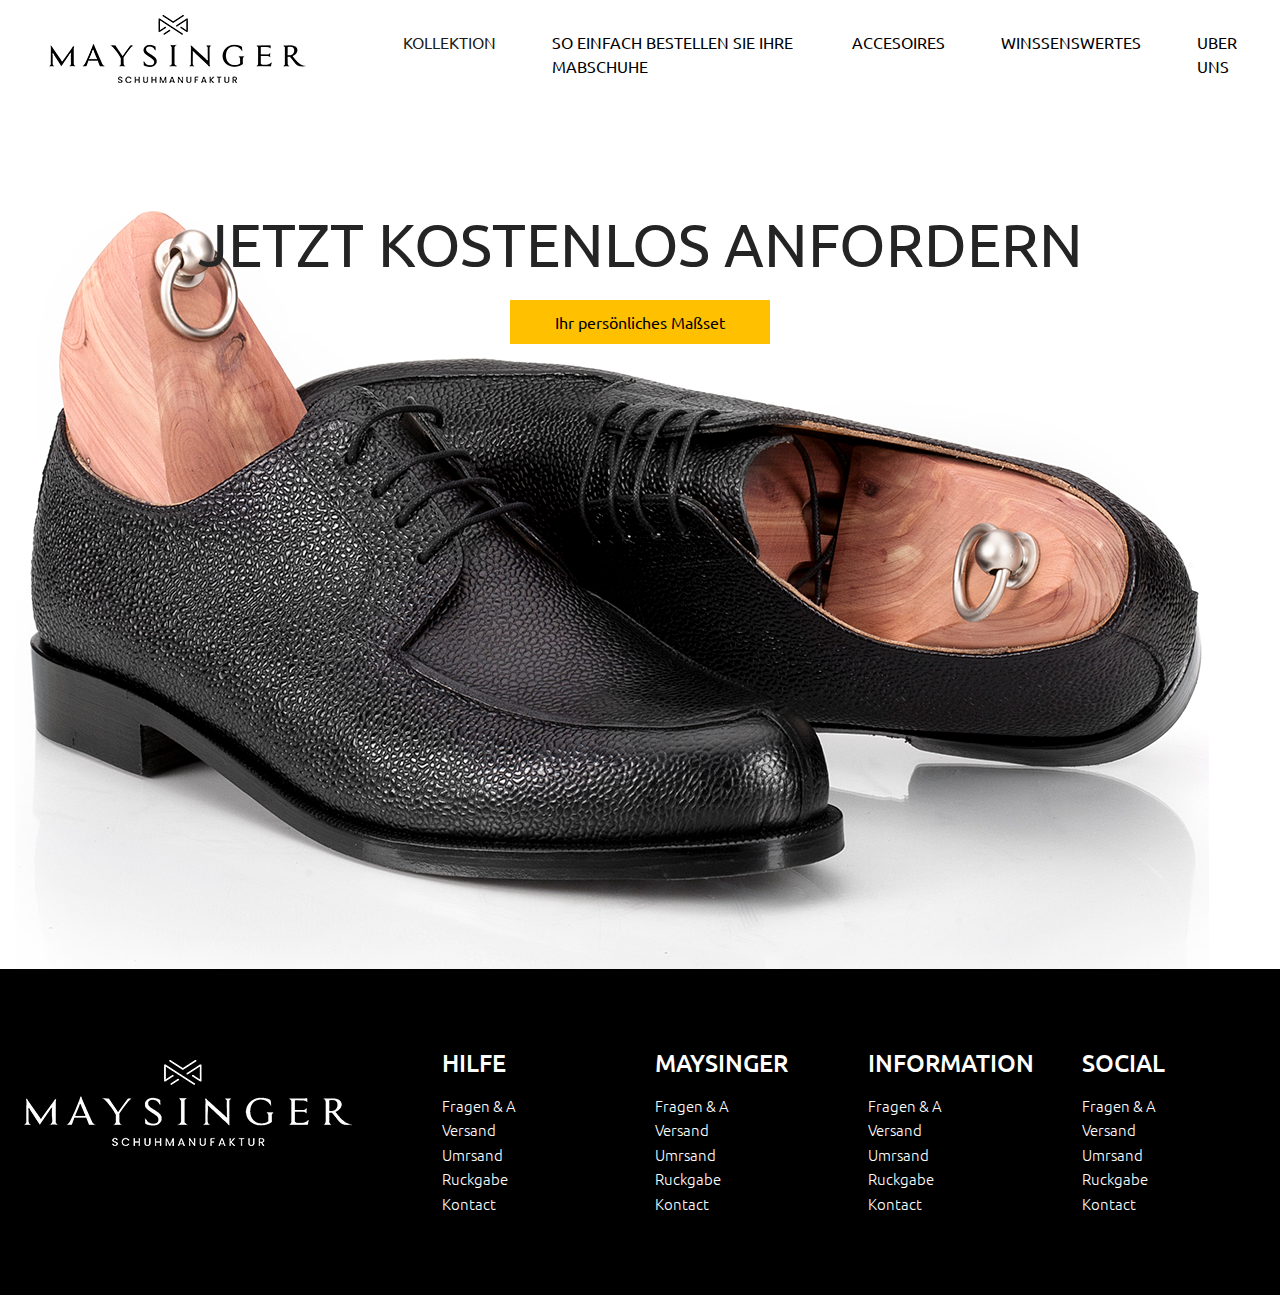
<file: index.html>
<!doctype html>
<html lang="en">
<head>
	<!-- Required meta tags -->
	<meta charset="utf-8">
	<meta name="viewport" content="width=device-width, initial-scale=1, shrink-to-fit=no">
	<link rel="icon" href="images/logo.png">
	<title>Maysinger Website</title>

	<!-- Icon CSS -->
	<link rel="stylesheet" href="asset/css/all.css">
	<!-- Bootstrap CSS -->
	<link rel="stylesheet" href="asset/css/bootstrap.min.css">
	 <link rel="stylesheet" href="asset/css/animate.css">
	 <link rel="stylesheet" href="asset/css/aos.css">
	<!--  CSS -->
	<link rel="stylesheet" href="asset/css/style.css">
	<link rel="stylesheet" href="asset/css/responsive.css">

</head>
<body>

<div class="menu">
	<div class="container">
		<nav class="navbar navbar-expand-lg navbar-light">
		<a class="navbar-brand" href="#"><img src="images/logo.png"></a>
			<button class="navbar-toggler" type="button" data-toggle="collapse" data-target="#navbarSupportedContent" aria-controls="navbarSupportedContent" aria-expanded="false" aria-label="Toggle navigation">
			<span class="navbar-toggler-icon"></span>
		</button>
		<div class="collapse navbar-collapse" id="navbarSupportedContent">
			<ul class="navbar-nav mr-auto">
				<li class="nav-item active">
					<a class="nav-link" href="#">Kollektion</a>
				</li>
				<li class="nav-item">
					<a class="nav-link" href="#">So Einfach Bestellen Sie Ihre Mabschuhe</a>
				</li>
				<li class="nav-item">
					<a class="nav-link" href="#">Accesoires</a>
				</li>
				<li class="nav-item">
					<a class="nav-link" href="#">Winssenswertes</a>
				</li>
				<li class="nav-item">
					<a class="nav-link" href="#">Uber Uns</a>
				</li>
			</ul>
		</div>
		</nav>
	</div>
</div>
<header class="header">
	<div class="container">
		<div class="row">
			<div class="col-md-12">
				<div class="header-text text-center">
					<h1>Jetzt Kostenlos Anfordern</h1>
					<a href="single-product.html" class="btn btn-primary shoes-btn">Ihr persönliches Maßset</a>
				</div>
			</div>
		</div>
		<a href="single-product.html"><img src="images/shoe-bg.png" alt=""></a>	
	</div>
</header>


<footer class="footer">
	<div class="container">
		<div class="row">
			<div class="col-md-4">
				<div class="footer-logo">
					<a href=""><img src="images/black-logo.png"></a>
				</div>
			</div>
			<div class="col-md-2">
				<div class="footer-link">
					<h3>Hilfe</h3>
					<ul>
						<li><a href="">Fragen & A</a></li>
						<li><a href="">Versand</a></li>
						<li><a href="">Umrsand</a></li>
						<li><a href="">Ruckgabe</a></li>
						<li><a href="">Kontact</a></li>
					</ul>
				</div>
			</div>
			<!-- end col-md-2 -->
			<div class="col-md-2">
				<div class="footer-link">
					<h3>Maysinger</h3>
					<ul>
						<li><a href="">Fragen & A</a></li>
						<li><a href="">Versand</a></li>
						<li><a href="">Umrsand</a></li>
						<li><a href="">Ruckgabe</a></li>
						<li><a href="">Kontact</a></li>
					</ul>
				</div>
			</div>
			<!-- end col-md-2 -->
			<div class="col-md-2">
				<div class="footer-link">
					<h3>Information</h3>
					<ul>
						<li><a href="">Fragen & A</a></li>
						<li><a href="">Versand</a></li>
						<li><a href="">Umrsand</a></li>
						<li><a href="">Ruckgabe</a></li>
						<li><a href="">Kontact</a></li>
					</ul>
				</div>
			</div>
			<!-- end col-md-2 -->
			<div class="col-md-2">
				<div class="footer-link">
					<h3>Social</h3>
					<ul>
						<li><a href="">Fragen & A</a></li>
						<li><a href="">Versand</a></li>
						<li><a href="">Umrsand</a></li>
						<li><a href="">Ruckgabe</a></li>
						<li><a href="">Kontact</a></li>
					</ul>
				</div>
			</div>
			<!-- end col-md-2 -->
		</div>
	</div>
</footer>



 
 




       


	<!-- JavaScripts -->
	<script src="asset/js/jquery.min.js" ></script>
	<script src="asset/js/bootstrap.bundle.min.js"></script> 
	<script src="asset/js/bootstrap.min.js" ></script>
	<script src="asset/js/main.js" ></script>
  	<script src="https://unpkg.com/aos@next/dist/aos.js"></script>
	  <script>
	    AOS.init();
	  </script>
		 
		

</body>
</html>
</file>
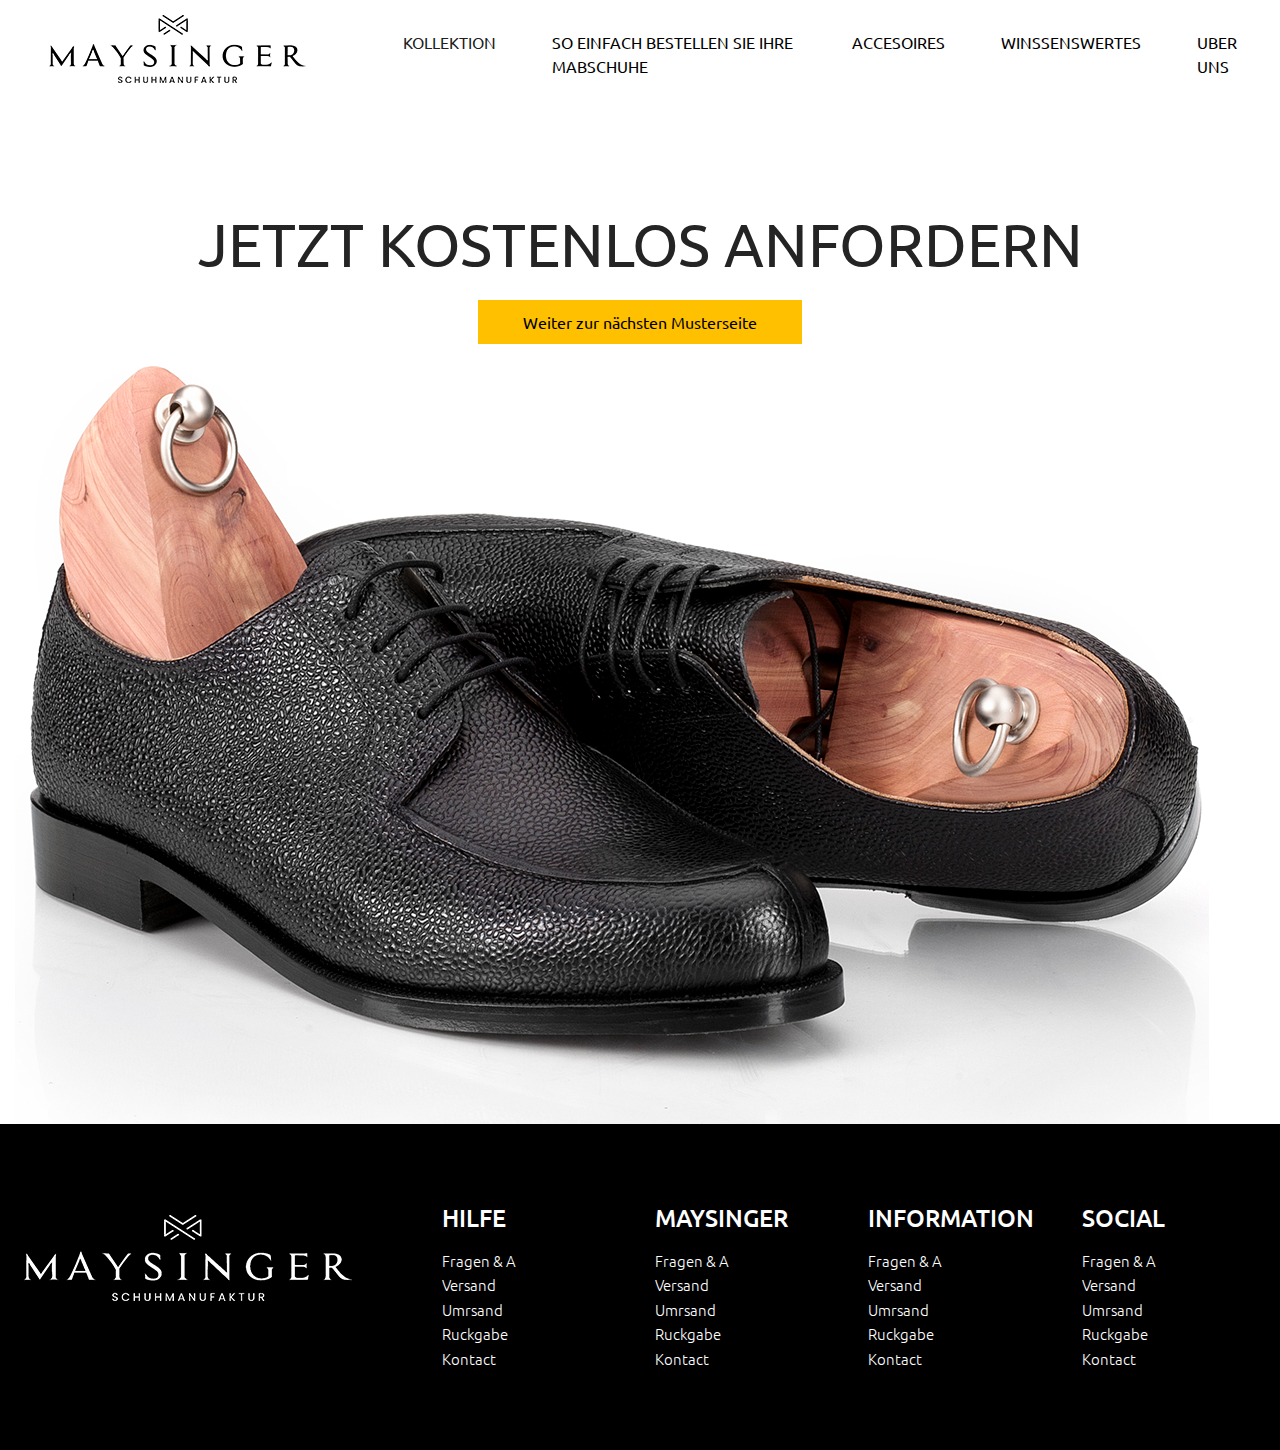
<file: finil/index.html>
<!doctype html>
<html lang="en">
<head>
	<!-- Required meta tags -->
	<meta charset="utf-8">
	<meta name="viewport" content="width=device-width, initial-scale=1, shrink-to-fit=no">
	<link rel="icon" href="images/logo.png">
	<title>Maysinger Website</title>

	<!-- Icon CSS -->
	<link rel="stylesheet" href="asset/css/all.css">
	<!-- Bootstrap CSS -->
	<link rel="stylesheet" href="asset/css/bootstrap.min.css">
	 <link rel="stylesheet" href="asset/css/animate.css">
	 <link rel="stylesheet" href="asset/css/aos.css">
	<!--  CSS -->
	<link rel="stylesheet" href="asset/css/style.css">
	<link rel="stylesheet" href="asset/css/responsive.css">

</head>
<body>

<div class="menu">
	<div class="container">
		<nav class="navbar navbar-expand-lg navbar-light">
		<a class="navbar-brand" href="#"><img src="images/logo.png"></a>
			<button class="navbar-toggler" type="button" data-toggle="collapse" data-target="#navbarSupportedContent" aria-controls="navbarSupportedContent" aria-expanded="false" aria-label="Toggle navigation">
			<span class="navbar-toggler-icon"></span>
		</button>
		<div class="collapse navbar-collapse" id="navbarSupportedContent">
			<ul class="navbar-nav mr-auto">
				<li class="nav-item active">
					<a class="nav-link" href="#">Kollektion</a>
				</li>
				<li class="nav-item">
					<a class="nav-link" href="#">So Einfach Bestellen Sie Ihre Mabschuhe</a>
				</li>
				<li class="nav-item">
					<a class="nav-link" href="#">Accesoires</a>
				</li>
				<li class="nav-item">
					<a class="nav-link" href="#">Winssenswertes</a>
				</li>
				<li class="nav-item">
					<a class="nav-link" href="#">Uber Uns</a>
				</li>
			</ul>
		</div>
		</nav>
	</div>
</div>
<header class="header">
	<div class="container">
		<div class="row">
			<div class="col-md-12">
				<div class="header-text text-center">
					<h1>Jetzt Kostenlos Anfordern</h1>
					<a href="single-product.html" class="btn btn-primary shoes-btn">Weiter zur nächsten Musterseite</a>
				</div>
			</div>
		</div>
		<a href="single-product.html"><img src="images/shoe-bg.png" alt=""></a>	
	</div>
</header>


<footer class="footer">
	<div class="container">
		<div class="row">
			<div class="col-md-4">
				<div class="footer-logo">
					<a href=""><img src="images/black-logo.png"></a>
				</div>
			</div>
			<div class="col-md-2">
				<div class="footer-link">
					<h3>Hilfe</h3>
					<ul>
						<li><a href="">Fragen & A</a></li>
						<li><a href="">Versand</a></li>
						<li><a href="">Umrsand</a></li>
						<li><a href="">Ruckgabe</a></li>
						<li><a href="">Kontact</a></li>
					</ul>
				</div>
			</div>
			<!-- end col-md-2 -->
			<div class="col-md-2">
				<div class="footer-link">
					<h3>Maysinger</h3>
					<ul>
						<li><a href="">Fragen & A</a></li>
						<li><a href="">Versand</a></li>
						<li><a href="">Umrsand</a></li>
						<li><a href="">Ruckgabe</a></li>
						<li><a href="">Kontact</a></li>
					</ul>
				</div>
			</div>
			<!-- end col-md-2 -->
			<div class="col-md-2">
				<div class="footer-link">
					<h3>Information</h3>
					<ul>
						<li><a href="">Fragen & A</a></li>
						<li><a href="">Versand</a></li>
						<li><a href="">Umrsand</a></li>
						<li><a href="">Ruckgabe</a></li>
						<li><a href="">Kontact</a></li>
					</ul>
				</div>
			</div>
			<!-- end col-md-2 -->
			<div class="col-md-2">
				<div class="footer-link">
					<h3>Social</h3>
					<ul>
						<li><a href="">Fragen & A</a></li>
						<li><a href="">Versand</a></li>
						<li><a href="">Umrsand</a></li>
						<li><a href="">Ruckgabe</a></li>
						<li><a href="">Kontact</a></li>
					</ul>
				</div>
			</div>
			<!-- end col-md-2 -->
		</div>
	</div>
</footer>



 
 




       


	<!-- JavaScripts -->
	<script src="asset/js/jquery.min.js" ></script>
	<script src="asset/js/bootstrap.bundle.min.js"></script> 
	<script src="asset/js/bootstrap.min.js" ></script>
	<script src="asset/js/main.js" ></script>
  	<script src="https://unpkg.com/aos@next/dist/aos.js"></script>
	  <script>
	    AOS.init();
	  </script>
		 
		

</body>
</html>
</file>
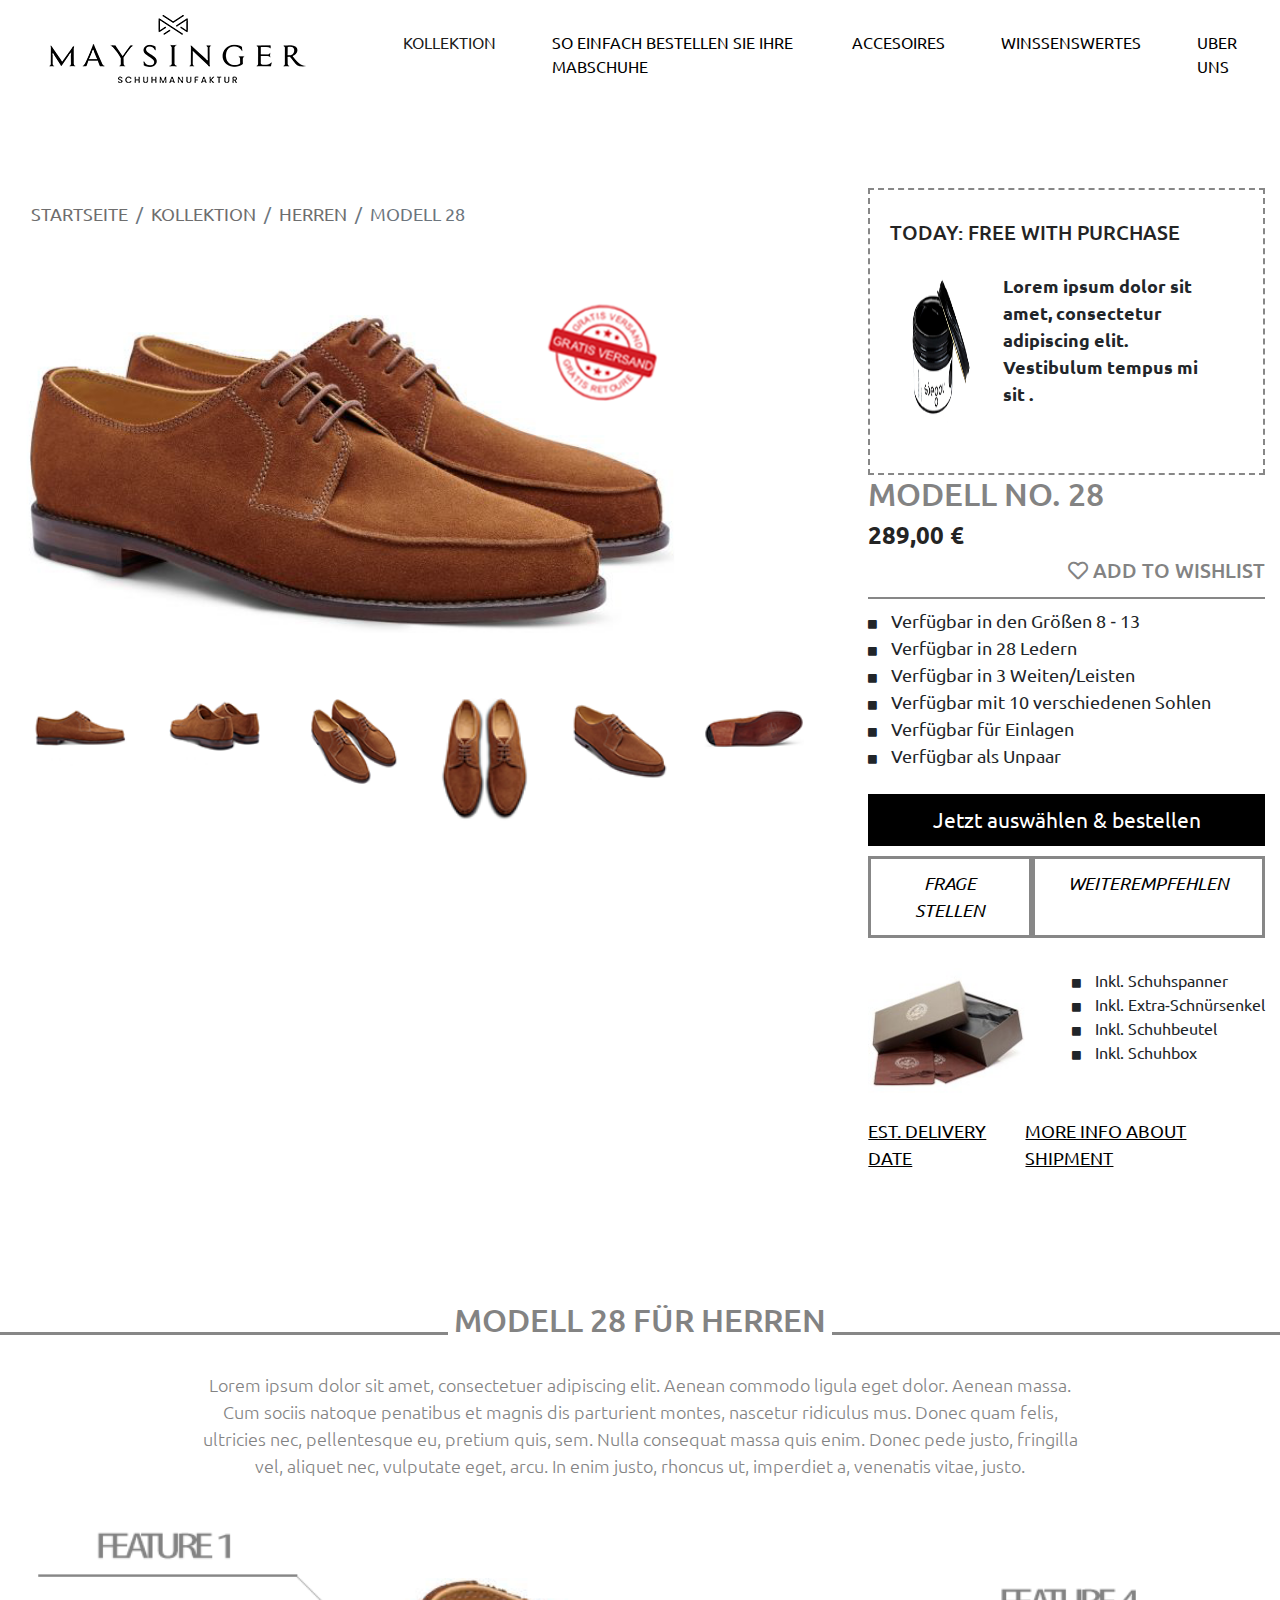
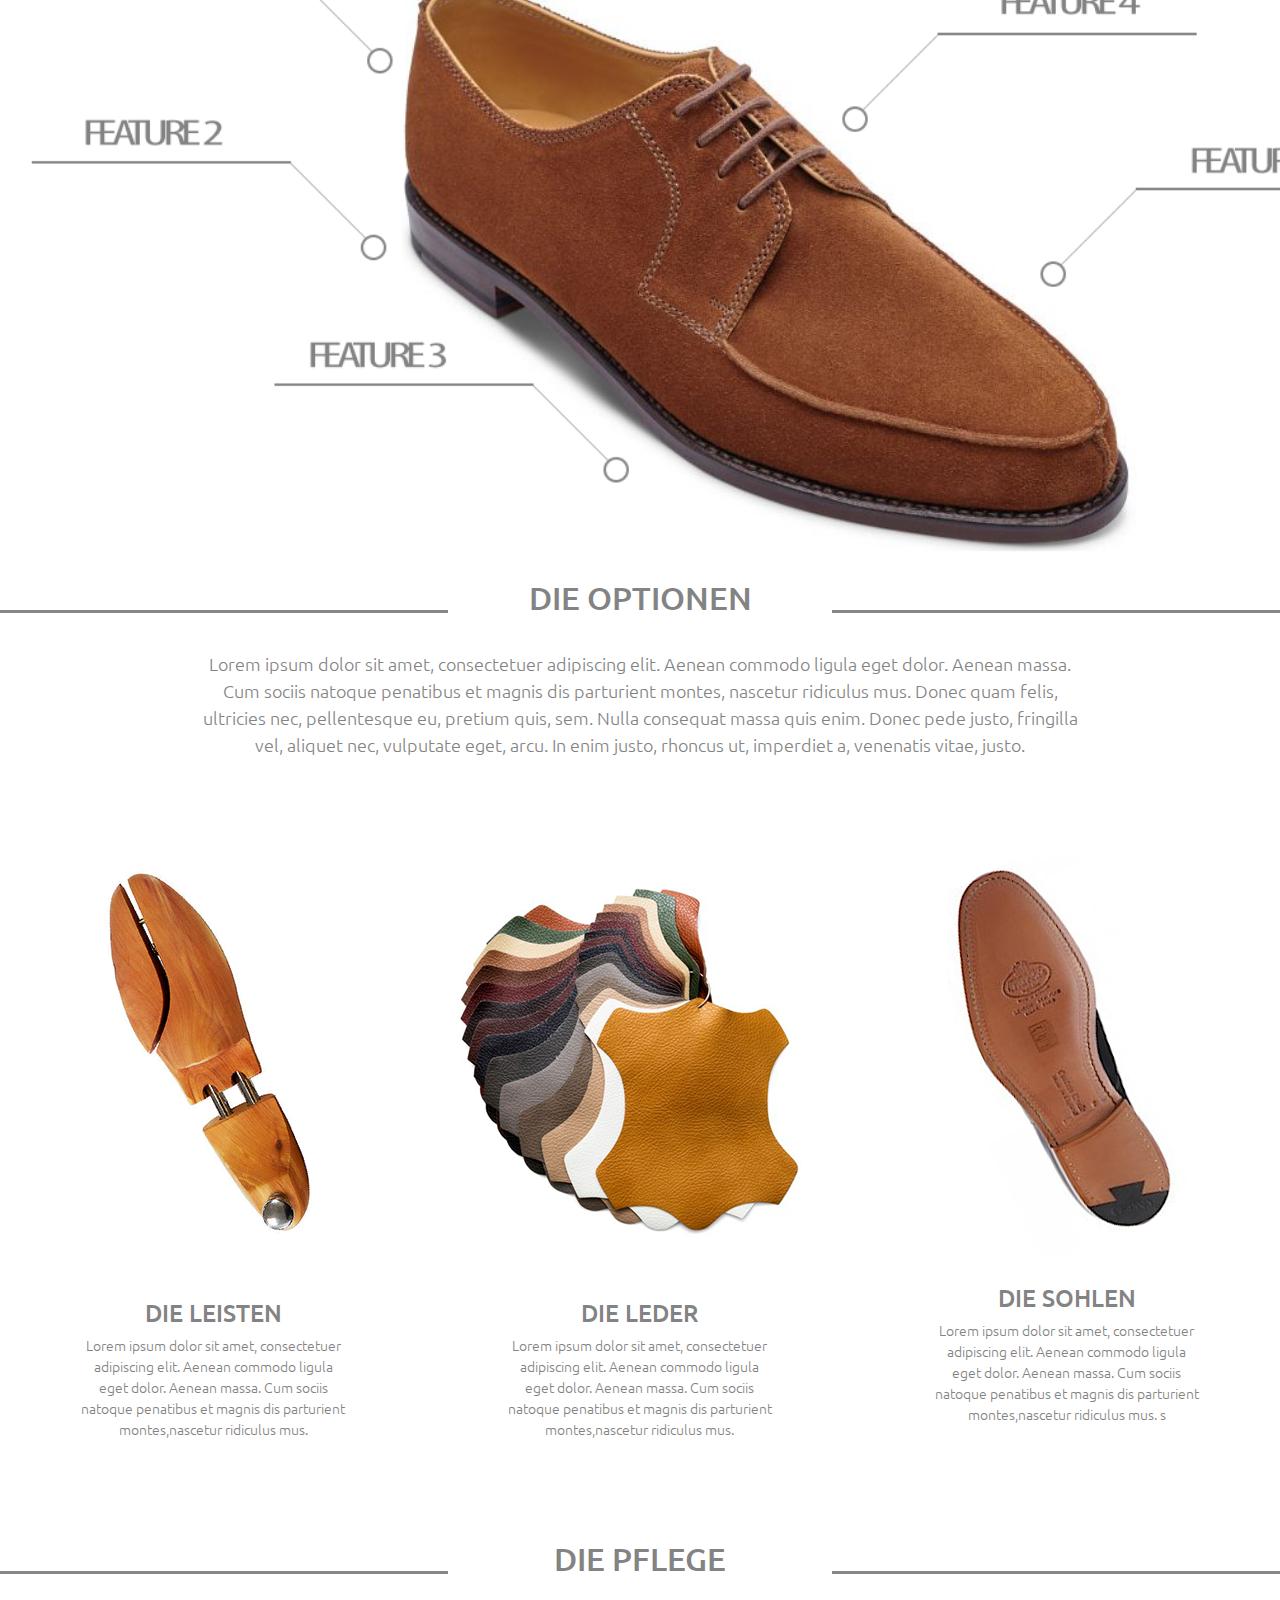
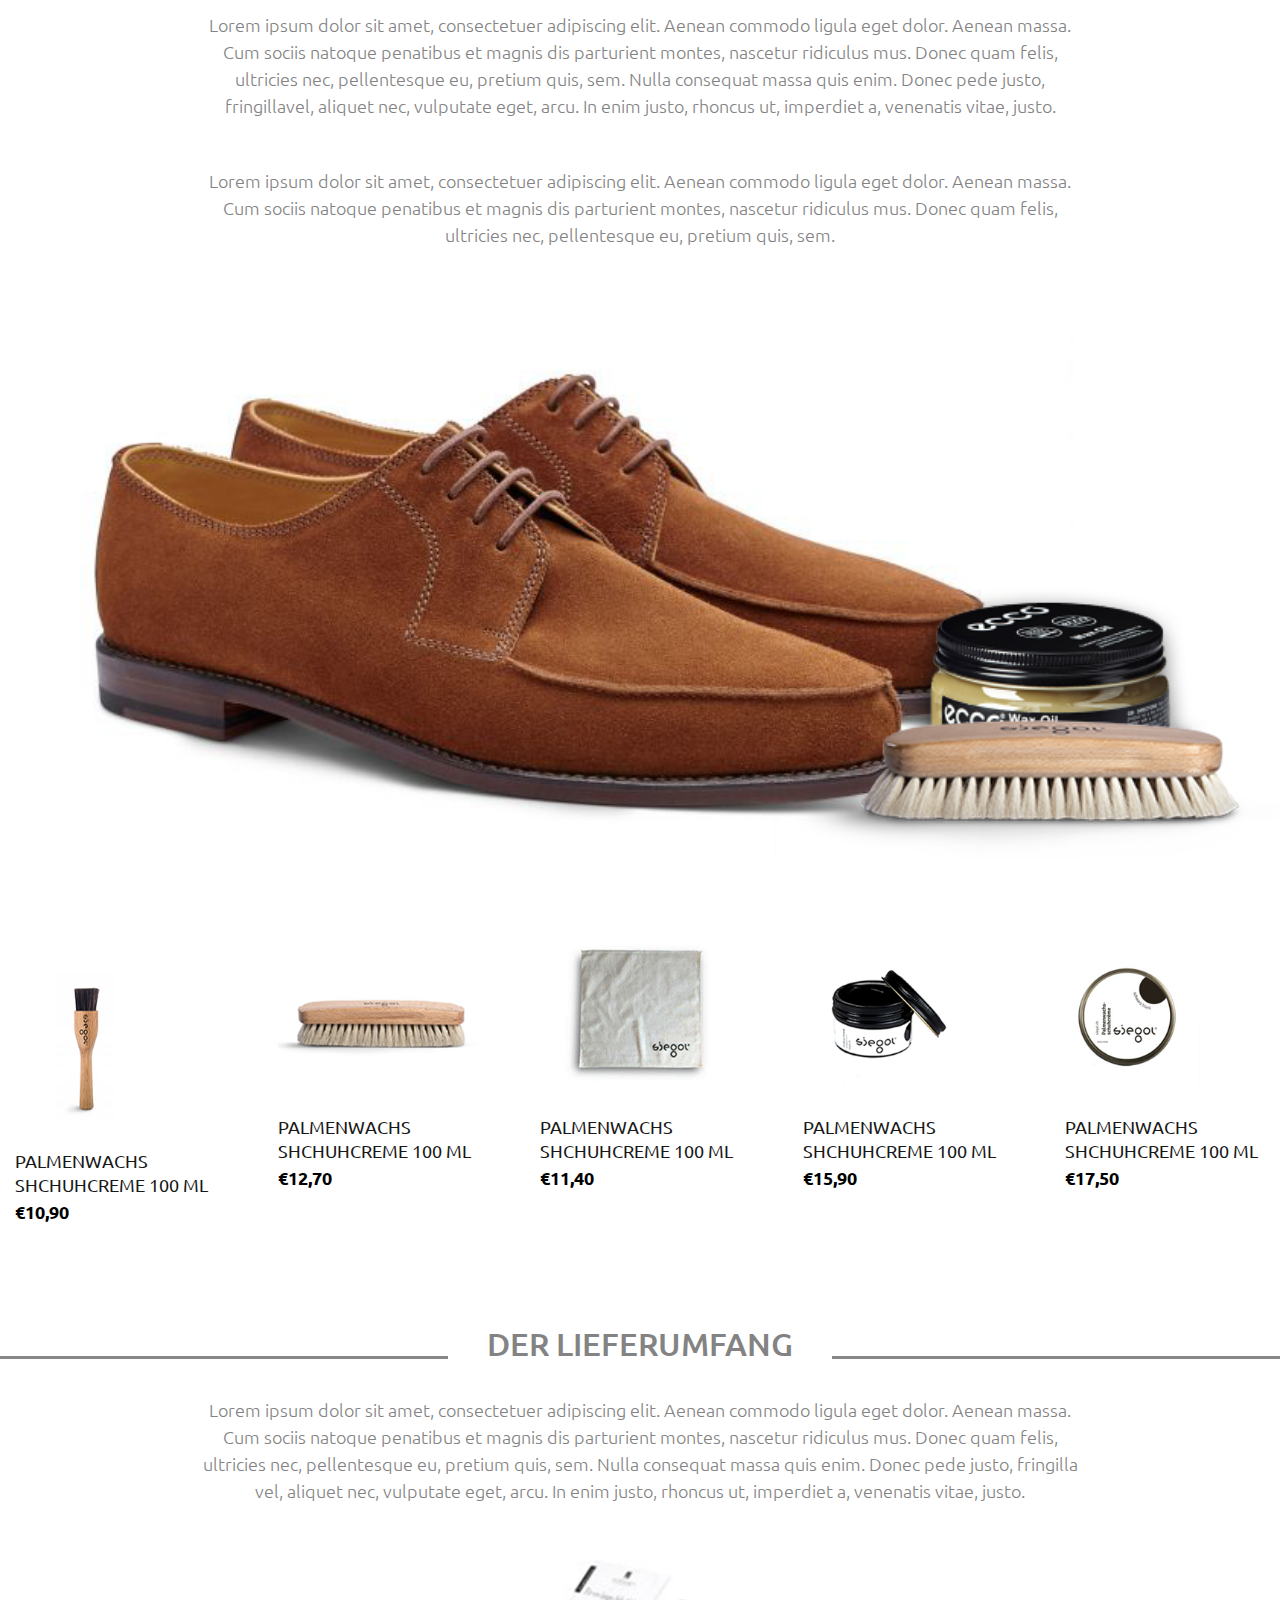
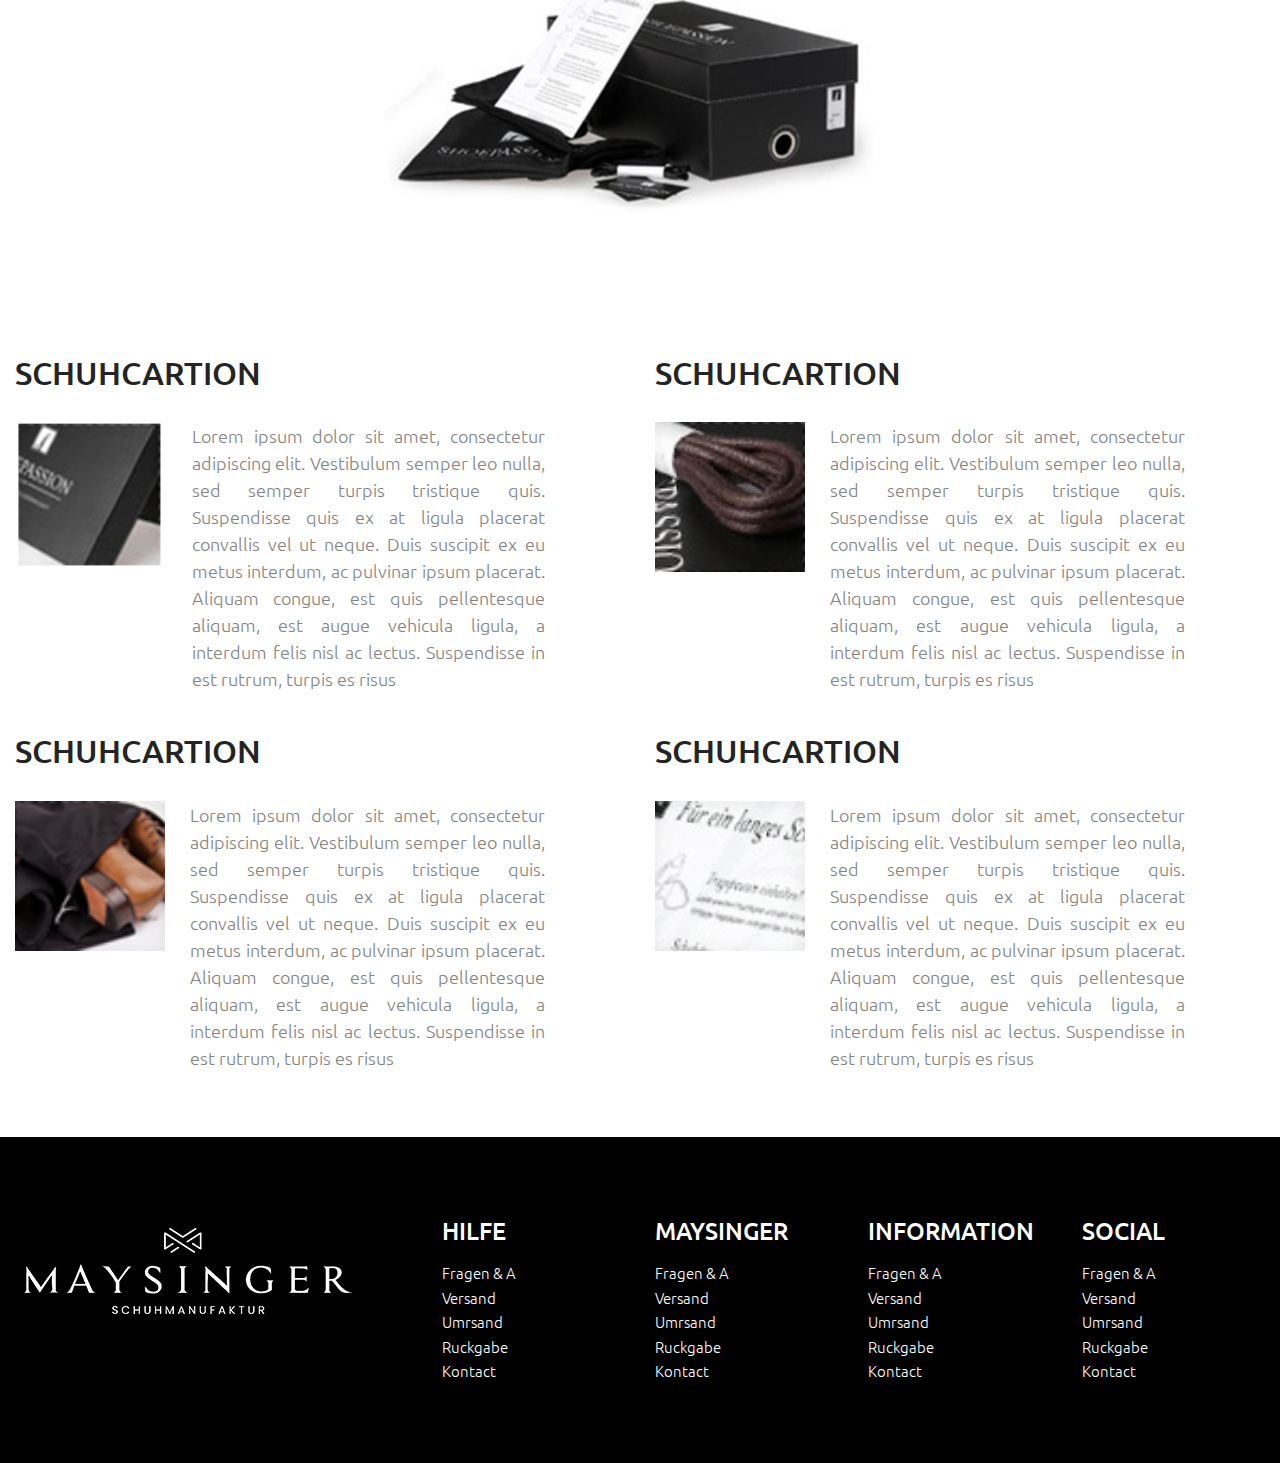
<file: single-product.html>
<!doctype html>
<html lang="en">
<head>
	<!-- Required meta tags -->
	<meta charset="utf-8">
	<meta name="viewport" content="width=device-width, initial-scale=1, shrink-to-fit=no">
	<link rel="icon" href="images/logo.png">
	<title>Mysinger Single Product Website</title>

	<!-- Icon CSS -->
	<link rel="stylesheet" href="asset/css/all.css">
	<!-- Bootstrap CSS -->
	<link rel="stylesheet" href="asset/css/bootstrap.min.css">
	 <link rel="stylesheet" href="asset/css/animate.css">
	 <link rel="stylesheet" href="asset/css/aos.css">
	<!--  CSS -->
	<link rel="stylesheet" href="asset/css/style.css">
	<link rel="stylesheet" href="asset/css/responsive.css">

</head>
<body>

<div class="menu">
	<div class="container">
		<nav class="navbar navbar-expand-lg navbar-light">
		<a class="navbar-brand" href="#"><img src="images/logo.png"></a>
			<button class="navbar-toggler" type="button" data-toggle="collapse" data-target="#navbarSupportedContent" aria-controls="navbarSupportedContent" aria-expanded="false" aria-label="Toggle navigation">
			<span class="navbar-toggler-icon"></span>
		</button>
		<div class="collapse navbar-collapse" id="navbarSupportedContent">
			<ul class="navbar-nav mr-auto">
				<li class="nav-item active">
					<a class="nav-link" href="#">Kollektion</a>
				</li>
				<li class="nav-item">
					<a class="nav-link" href="#">So Einfach Bestellen Sie Ihre Mabschuhe</a>
				</li>
				<li class="nav-item">
					<a class="nav-link" href="#">Accesoires</a>
				</li>
				<li class="nav-item">
					<a class="nav-link" href="#">Winssenswertes</a>
				</li>
				<li class="nav-item">
					<a class="nav-link" href="#">Uber Uns</a>
				</li>
			</ul>
		</div>
		</nav>
	</div>
</div>
<!-- menu -->

<section class="single-product-tabarea">
	<div class="container">
		<div class="row">
			<div class="col-md-8">
				<div class="product-img">
					<div class="breadcrumb-nav">
						<nav aria-label="breadcrumb">
						  <ol class="breadcrumb">
						    <li class="breadcrumb-item"><a href="#">Startseite</a></li>
						    <li class="breadcrumb-item"><a href="#">Kollektion</a></li>
						    <li class="breadcrumb-item"><a href="#">Herren</a></li>
						    <li class="breadcrumb-item active" aria-current="page">Modell 28</li>
						  </ol>
						</nav>
					</div>
					<!--  -->
					<div class="tabs">
						
						<div class="tab-content" id="nav-tabContent">
						  <div class="tab-pane fade show active" id="nav-home" role="tabpanel" aria-labelledby="nav-home-tab">
						  	<img src="images/tab-img.png">
						  </div>
						  <div class="tab-pane fade" id="nav-profile" role="tabpanel" aria-labelledby="nav-profile-tab">
						  	<img src="images/shoe-bg.png">
						  </div>
						  <div class="tab-pane fade" id="nav-contact" role="tabpanel" aria-labelledby="nav-contact-tab">
						  	<img src="images/tab-img.png">
						  </div>
						  <!--  -->
						   <div class="tab-pane fade" id="nav-one" role="tabpanel" aria-labelledby="nav-contact-tab">
						  	<img src="images/tab-img.png">
						  </div>
						  <!--  -->
						   <div class="tab-pane fade" id="nav-two" role="tabpanel" aria-labelledby="nav-contact-tab">
						  	<img src="images/tab-img.png">
						  </div>
						  <!--  -->
						   <div class="tab-pane fade" id="nav-three" role="tabpanel" aria-labelledby="nav-contact-tab">
						  	<img src="images/tab-img.png">
						  </div>
						  <!--  -->
						</div>
						<nav>
						  <div class="nav nav-tabs" id="nav-tab" role="tablist">
						    <a class="nav-link active" id="nav-home-tab" data-toggle="tab" href="#nav-home" role="tab" aria-controls="nav-home" aria-selected="true">
						    	<img src="images/shoe-icon-01.png" width="100px">
						    </a>
						    <a class="nav-link" id="nav-profile-tab" data-toggle="tab" href="#nav-profile" role="tab" aria-controls="nav-profile" aria-selected="false">
						    	<img src="images/shoe-icon-02.png" width="100px">
						    </a>
						    <a class="nav-link" id="nav-contact-tab" data-toggle="tab" href="#nav-contact" role="tab" aria-controls="nav-contact" aria-selected="false">
						    	<img src="images/shoe-icon-03.png" width="100px">
						    </a>

						     <a class="nav-link" id="nav-one" data-toggle="tab" href="#nav-contact" role="tab" aria-controls="nav-contact" aria-selected="false">
						    	<img src="images/shoe-icon-04.png" width="100px">
						    </a>
						     <a class="nav-link" id="nav-two" data-toggle="tab" href="#nav-contact" role="tab" aria-controls="nav-contact" aria-selected="false">
						    	<img src="images/shoe-icon-05.png" width="100px">
						    </a>
						     <a class="nav-link" id="nav-three" data-toggle="tab" href="#nav-contact" role="tab" aria-controls="nav-contact" aria-selected="false">
						    	<img src="images/shoe-icon-06.png" width="100px">
						    </a>
						  </div>
						</nav>
					</div>
					<!-- tabs -->
				</div>
				<!-- div -->

			</div>


			<!-- col-md-8 -->
			<div class="col-md-4">
				<div class="right-top">
					<h5 class="text-upparcase">Today: Free With Purchase</h5>
					<div class="color-box d-flex justify-content-between">
						<img src="images/box01.png" width="20%">
						<p>Lorem ipsum dolor sit amet, consectetur adipiscing elit. Vestibulum tempus mi sit .</p>
					</div>
				</div>
				<h2 class="gray text-upparcase">Modell no. 28</h2>
				<h4 class="bold">289,00 €</h4>
				<h5 class="text-right text-upparcase gray"><i class="far fa-heart"></i> Add to wishlist</h5>
				<div class="addlist-list">
					<ul type="none">
						<li><i class="fas fa-square"></i> Verfügbar in den Größen 8 ‐ 13 </li>
						<li><i class="fas fa-square"></i> Verfügbar in 28 Ledern</li>
						<li><i class="fas fa-square"></i> Verfügbar in 3 Weiten/Leisten</li>
						<li><i class="fas fa-square"></i> Verfügbar mit 10 verschiedenen Sohlen</li>
						<li><i class="fas fa-square"></i> Verfügbar für Einlagen</li>
						<li><i class="fas fa-square"></i> Verfügbar als Unpaar</li>
					</ul>
				</div>
				<div class="addlist-btn">
					<a href="" class="btn btn-primary shoes-btn">Jetzt auswählen & bestellen</a>
				</div>
				<div class="d-flex justify-content-between btn-two">
					<a href="" class="btn btn-primary shoes-btn">FRAGE STELLEN </a>
					<a href="" class="btn btn-primary shoes-btn">WEITEREMPFEHLEN </a>
				</div>
				
				<div class="addlist-img">
					<div class="d-flex justify-content-between">
						<img src="images/shoebox-and-bags-1.png" width="40%">
						<ul type="none">
							<li><i class="fas fa-square"></i> Inkl. Schuhspanner</li>
							<li><i class="fas fa-square"></i> Inkl. Extra‐Schnürsenkel</li>
							<li><i class="fas fa-square"></i> Inkl. Schuhbeutel</li>
							<li><i class="fas fa-square"></i> Inkl. Schuhbox</li>
						</ul>
					</div>
				</div>
				<div class="d-flex justify-content-between mt-4">
					<a href="" class="text-underline">EST. DELIVERY DATE</a>
					<a href="" class="text-underline">MORE INFO ABOUT SHIPMENT</a>
				</div>
			</div>
			<!-- col-md-4 -->
		</div>
		<!-- row close -->
	</div>
</section>
<!-- single-product-tabarea -->

<section class="product-details">
	<div class="container">
		<div class="row">
			<div class="col-md-12 border-center text-center">
				<h2 class="gray text-upparcase text-title">MODELL 28 FÜR HERREN</h2>
			</div>
			<div class="col-md-12 text-center mt-4">
				<p class="gray wp">Lorem ipsum dolor sit amet, consectetuer adipiscing elit. Aenean commodo ligula eget dolor. Aenean massa. Cum sociis natoque penatibus et magnis dis parturient montes, nascetur ridiculus mus. Donec quam felis, ultricies nec, pellentesque eu, pretium quis, sem. Nulla consequat massa quis enim. Donec pede justo, fringilla vel, aliquet nec, vulputate eget, arcu. In enim justo, rhoncus ut, imperdiet a, venenatis vitae, justo. </p>
			</div>
			<div class="showtwo"></div>
			<div class="col-md-12 border-center text-center">
				<h2 class="gray text-upparcase">DIE OPTIONEN</h2>
			</div>
			<div class="col-md-12 text-center mt-4">
				<p class="gray wp">Lorem ipsum dolor sit amet, consectetuer adipiscing elit. Aenean commodo ligula eget dolor. Aenean massa. Cum sociis natoque penatibus et magnis dis parturient montes, nascetur ridiculus mus. Donec quam felis, ultricies nec, pellentesque eu, pretium quis, sem. Nulla consequat massa quis enim. Donec pede justo, fringilla vel, aliquet nec, vulputate eget, arcu. In enim justo, rhoncus ut, imperdiet a, venenatis vitae, justo. </p>
			</div>
		</div>
	</div>
</section>
<section class="product-single-iteam">
	<div class="container">
		<div class="row">
			<div class="col-md-4">
				<div class="single-single-iteam text-center">
					<img src="images/product-01.png">
					<h4 class="gray text-upparcase ">DIE LEISTEN</h4>
					<p class="gray sf">Lorem ipsum dolor sit amet, consectetuer adipiscing elit. Aenean commodo ligula eget dolor. Aenean massa. Cum sociis natoque penatibus et magnis dis parturient montes,nascetur ridiculus mus. </p>
				</div>
			</div>
			<!--  -->
			<div class="col-md-4">
				<div class="single-single-iteam text-center">
					<img src="images/product-02.png">
					<h4 class="gray text-upparcase ">DIE LEDER </h4>
					<p class="gray sf">Lorem ipsum dolor sit amet, consectetuer adipiscing elit. Aenean commodo ligula eget dolor. Aenean massa. Cum sociis natoque penatibus et magnis dis parturient montes,nascetur ridiculus mus. </p>
				</div>
			</div>
			<!--  -->
			<div class="col-md-4">
				<div class="single-single-iteam text-center">
					<img src="images/product-03.png">
					<h4 class="gray text-upparcase ">DIE SOHLEN</h4>
					<p class="gray sf">Lorem ipsum dolor sit amet, consectetuer adipiscing elit. Aenean commodo ligula eget dolor. Aenean massa. Cum sociis natoque penatibus et magnis dis parturient montes,nascetur ridiculus mus. s</p>
				</div>
			</div>
			<!--  -->
		</div>
	</div>
</section>
<section class="">
	<div class="container">
		<div class="row">
			<div class="col-md-12 border-center text-center">
					<h2 class="gray text-upparcase">DIE PFLEGE</h2>
			</div>
			<div class="col-md-12 text-center mt-4">
				<p class="gray wp">Lorem ipsum dolor sit amet, consectetuer adipiscing elit. Aenean commodo ligula eget dolor. Aenean massa. Cum sociis natoque penatibus et magnis dis parturient montes, nascetur ridiculus mus. Donec quam felis, ultricies nec, pellentesque eu, pretium quis, sem. Nulla consequat massa quis enim. Donec pede justo, fringillavel, aliquet nec, vulputate eget, arcu. In enim justo, rhoncus ut, imperdiet a, venenatis vitae, justo. </p> <br><br>
				<p class="gray wp">Lorem ipsum dolor sit amet, consectetuer adipiscing elit. Aenean commodo ligula eget dolor. Aenean massa. Cum sociis natoque penatibus et magnis dis parturient montes, nascetur ridiculus mus. Donec quam felis, ultricies nec, pellentesque eu, pretium quis, sem. </p>
			</div>
			<div class="showtwo three"></div>
		</div>
	</div>	
</section>
<section class="product-single-iteam " id="margin-top">
	<div class="container">
		<div class="row">
			<div class="col-md-12">
				<div class="d-flex justify-content-between">
					<div class="single-single-iteam width">
						<img src="images/a.png" width="100%" height="250px;">
						<h4 class="text-upparcase gray  lite-f m0 bcolor">PALMENWACHS</h4>
						<p class="gray lite-f bcolor">SHCHUHCREME 100 ML</p>
						<P class="bcolor bold">€10,90</P>
					</div>
				
				<!--  -->
				
					<div class="single-single-iteam width mt-4">
						<img src="images/02.png" width="100%">
						<h4 class=" text-upparcase gray lite-f r bcolor">PALMENWACHS</h4>
						<p class="gray lite-f bcolor">SHCHUHCREME 100 ML</p>
						<P class="bcolor bold">€12,70</P>
					</div>
				
				<!--  -->
				
					<div class="single-single-iteam width mt-4">
						<img src="images/03.png" width="100%">
						<h4 class="text-upparcase gray lite-f bcolor">PALMENWACHS</h4>
						<p class="gray lite-f bcolor">SHCHUHCREME 100 ML</p>
						<P class="bcolor bold">€11,40</P>
					</div>
				
				
					<div class="single-single-iteam width mt-4">
						<img src="images/box.png" width="100%">
						<h4 class="text-upparcase gray lite-f bcolor">PALMENWACHS</h4>
						<p class="gray lite-f bcolor">SHCHUHCREME 100 ML</p>
						<P class="bcolor bold">€15,90</P>
					</div>
				
				
					<div class="single-single-iteam width mt-4">
						<img src="images/04.png" width="100%">
						<h4 class="text-upparcase gray  lite-f b bcolor">PALMENWACHS</h4>
						<p class="gray lite-f bcolor">SHCHUHCREME 100 ML</p>
						<P class="bcolor bold">€17,50</P>
					</div>
				</div>
			</div>
			<!--  -->
			
			
		</div>
	</div>
</section>







<section class="product-details">
	<div class="container">
		<div class="row">
			<div class="col-md-12 border-center text-center">
				<h2 class="gray text-upparcase">DER LIEFERUMFANG</h2>
			</div>
			<div class="col-md-12 text-center mt-4">
				<p class="gray wp">Lorem ipsum dolor sit amet, consectetuer adipiscing elit. Aenean commodo ligula eget dolor. Aenean massa. Cum sociis natoque penatibus et magnis dis parturient montes, nascetur ridiculus mus. Donec quam felis, ultricies nec, pellentesque eu, pretium quis, sem. Nulla consequat massa quis enim. Donec pede justo, fringilla vel, aliquet nec, vulputate eget, arcu. In enim justo, rhoncus ut, imperdiet a, venenatis vitae, justo. </p>
			</div>
			<div class="showtwo four"></div>
			
		</div>
	</div>
</section>

<section class="such">
	<div class="container">
		<div class="row">
			<div class="col-md-6">
				<h2>SCHUHCARTION</h2>
				<div class="d-flex justify-content-between">
					<img src="images/shuch-img.png">
					<p class="gray">Lorem ipsum dolor sit amet, consectetur adipiscing elit. Vestibulum semper leo nulla, sed semper turpis tristique quis. Suspendisse quis ex at ligula placerat convallis vel ut neque. Duis suscipit ex eu metus interdum, ac pulvinar ipsum placerat. Aliquam congue, est quis pellentesque aliquam, est augue vehicula ligula, a interdum felis nisl ac lectus. Suspendisse in est rutrum, turpis es risus</p>
				</div>
			</div>
			<!-- col-md-6 -->
			<div class="col-md-6">
				<h2>SCHUHCARTION</h2>
				<div class="d-flex justify-content-between">
					<img src="images/shuch-img01.png">
					<p class="gray">Lorem ipsum dolor sit amet, consectetur adipiscing elit. Vestibulum semper leo nulla, sed semper turpis tristique quis. Suspendisse quis ex at ligula placerat convallis vel ut neque. Duis suscipit ex eu metus interdum, ac pulvinar ipsum placerat. Aliquam congue, est quis pellentesque aliquam, est augue vehicula ligula, a interdum felis nisl ac lectus. Suspendisse in est rutrum, turpis es risus</p>
				</div>
			</div>
			<!-- col-md-6 -->
			<div class="col-md-6 mt-4">
				<h2>SCHUHCARTION</h2>
				<div class="d-flex justify-content-between">
					<img src="images/shuch-img02.png">
					<p class="gray">Lorem ipsum dolor sit amet, consectetur adipiscing elit. Vestibulum semper leo nulla, sed semper turpis tristique quis. Suspendisse quis ex at ligula placerat convallis vel ut neque. Duis suscipit ex eu metus interdum, ac pulvinar ipsum placerat. Aliquam congue, est quis pellentesque aliquam, est augue vehicula ligula, a interdum felis nisl ac lectus. Suspendisse in est rutrum, turpis es risus</p>
				</div>
			</div>
			<!-- col-md-6 -->
			<div class="col-md-6 mt-4">
				<h2>SCHUHCARTION</h2>
				<div class="d-flex justify-content-between">
					<img src="images/shuch-img03.png">
					<p class="gray">Lorem ipsum dolor sit amet, consectetur adipiscing elit. Vestibulum semper leo nulla, sed semper turpis tristique quis. Suspendisse quis ex at ligula placerat convallis vel ut neque. Duis suscipit ex eu metus interdum, ac pulvinar ipsum placerat. Aliquam congue, est quis pellentesque aliquam, est augue vehicula ligula, a interdum felis nisl ac lectus. Suspendisse in est rutrum, turpis es risus</p>
				</div>
			</div>
			<!-- col-md-6 -->


		</div>
	</div>
</section>
<!-- footer Start -->
<footer class="footer">
	<div class="container">
		<div class="row">
			<div class="col-md-4">
				<div class="footer-logo">
					<a href=""><img src="images/black-logo.png"></a>
				</div>
			</div>
			<div class="col-md-2">
				<div class="footer-link">
					<h3>Hilfe</h3>
					<ul>
						<li><a href="">Fragen & A</a></li>
						<li><a href="">Versand</a></li>
						<li><a href="">Umrsand</a></li>
						<li><a href="">Ruckgabe</a></li>
						<li><a href="">Kontact</a></li>
					</ul>
				</div>
			</div>
			<!-- end col-md-2 -->
			<div class="col-md-2">
				<div class="footer-link">
					<h3>Maysinger</h3>
					<ul>
						<li><a href="">Fragen & A</a></li>
						<li><a href="">Versand</a></li>
						<li><a href="">Umrsand</a></li>
						<li><a href="">Ruckgabe</a></li>
						<li><a href="">Kontact</a></li>
					</ul>
				</div>
			</div>
			<!-- end col-md-2 -->
			<div class="col-md-2">
				<div class="footer-link">
					<h3>Information</h3>
					<ul>
						<li><a href="">Fragen & A</a></li>
						<li><a href="">Versand</a></li>
						<li><a href="">Umrsand</a></li>
						<li><a href="">Ruckgabe</a></li>
						<li><a href="">Kontact</a></li>
					</ul>
				</div>
			</div>
			<!-- end col-md-2 -->
			<div class="col-md-2">
				<div class="footer-link">
					<h3>Social</h3>
					<ul>
						<li><a href="">Fragen & A</a></li>
						<li><a href="">Versand</a></li>
						<li><a href="">Umrsand</a></li>
						<li><a href="">Ruckgabe</a></li>
						<li><a href="">Kontact</a></li>
					</ul>
				</div>
			</div>
			<!-- end col-md-2 -->
		</div>
	</div>
</footer>



 
 




       


	<!-- JavaScripts -->
	<script src="asset/js/jquery.min.js" ></script>
	<script src="asset/js/bootstrap.bundle.min.js"></script> 
	<script src="asset/js/bootstrap.min.js" ></script>
	<script src="asset/js/main.js" ></script>
  	<script src="https://unpkg.com/aos@next/dist/aos.js"></script>
	  <script>
	    AOS.init();
	  </script>
		 
		

</body>
</html>
</file>
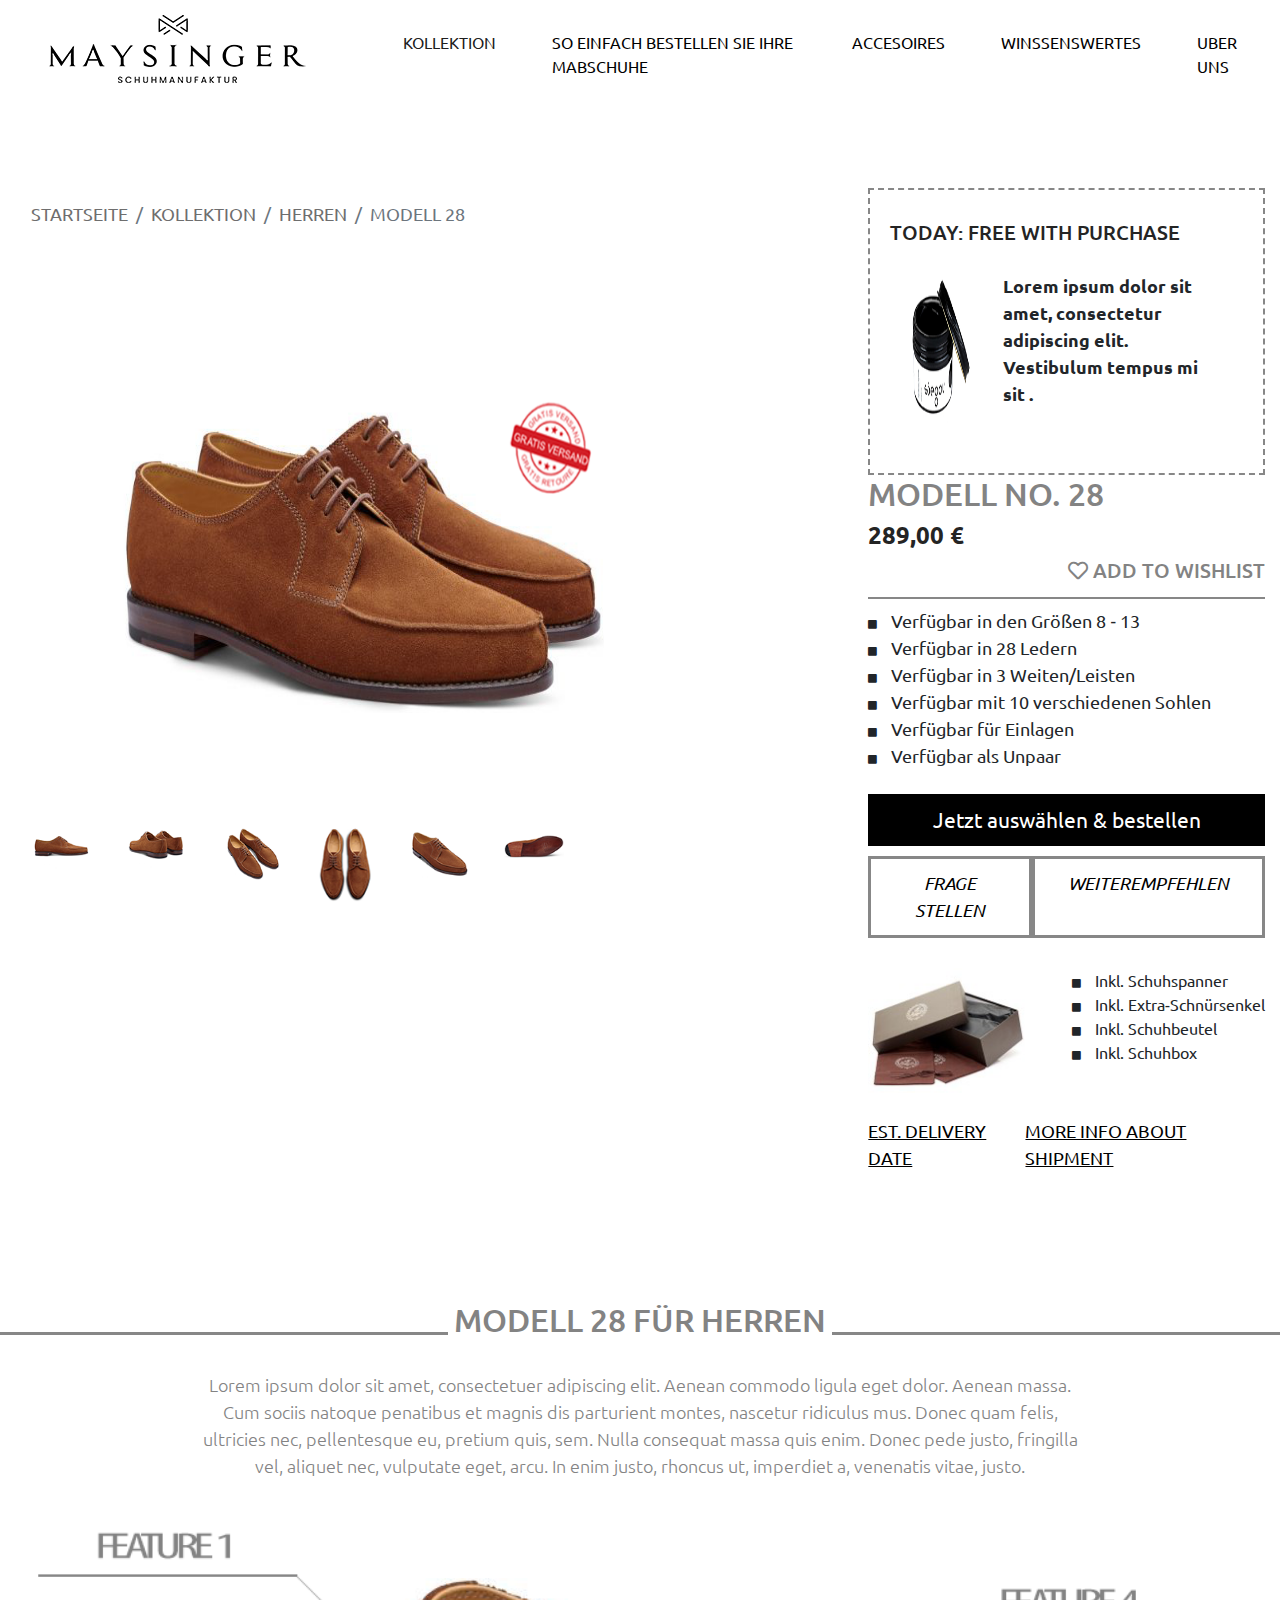
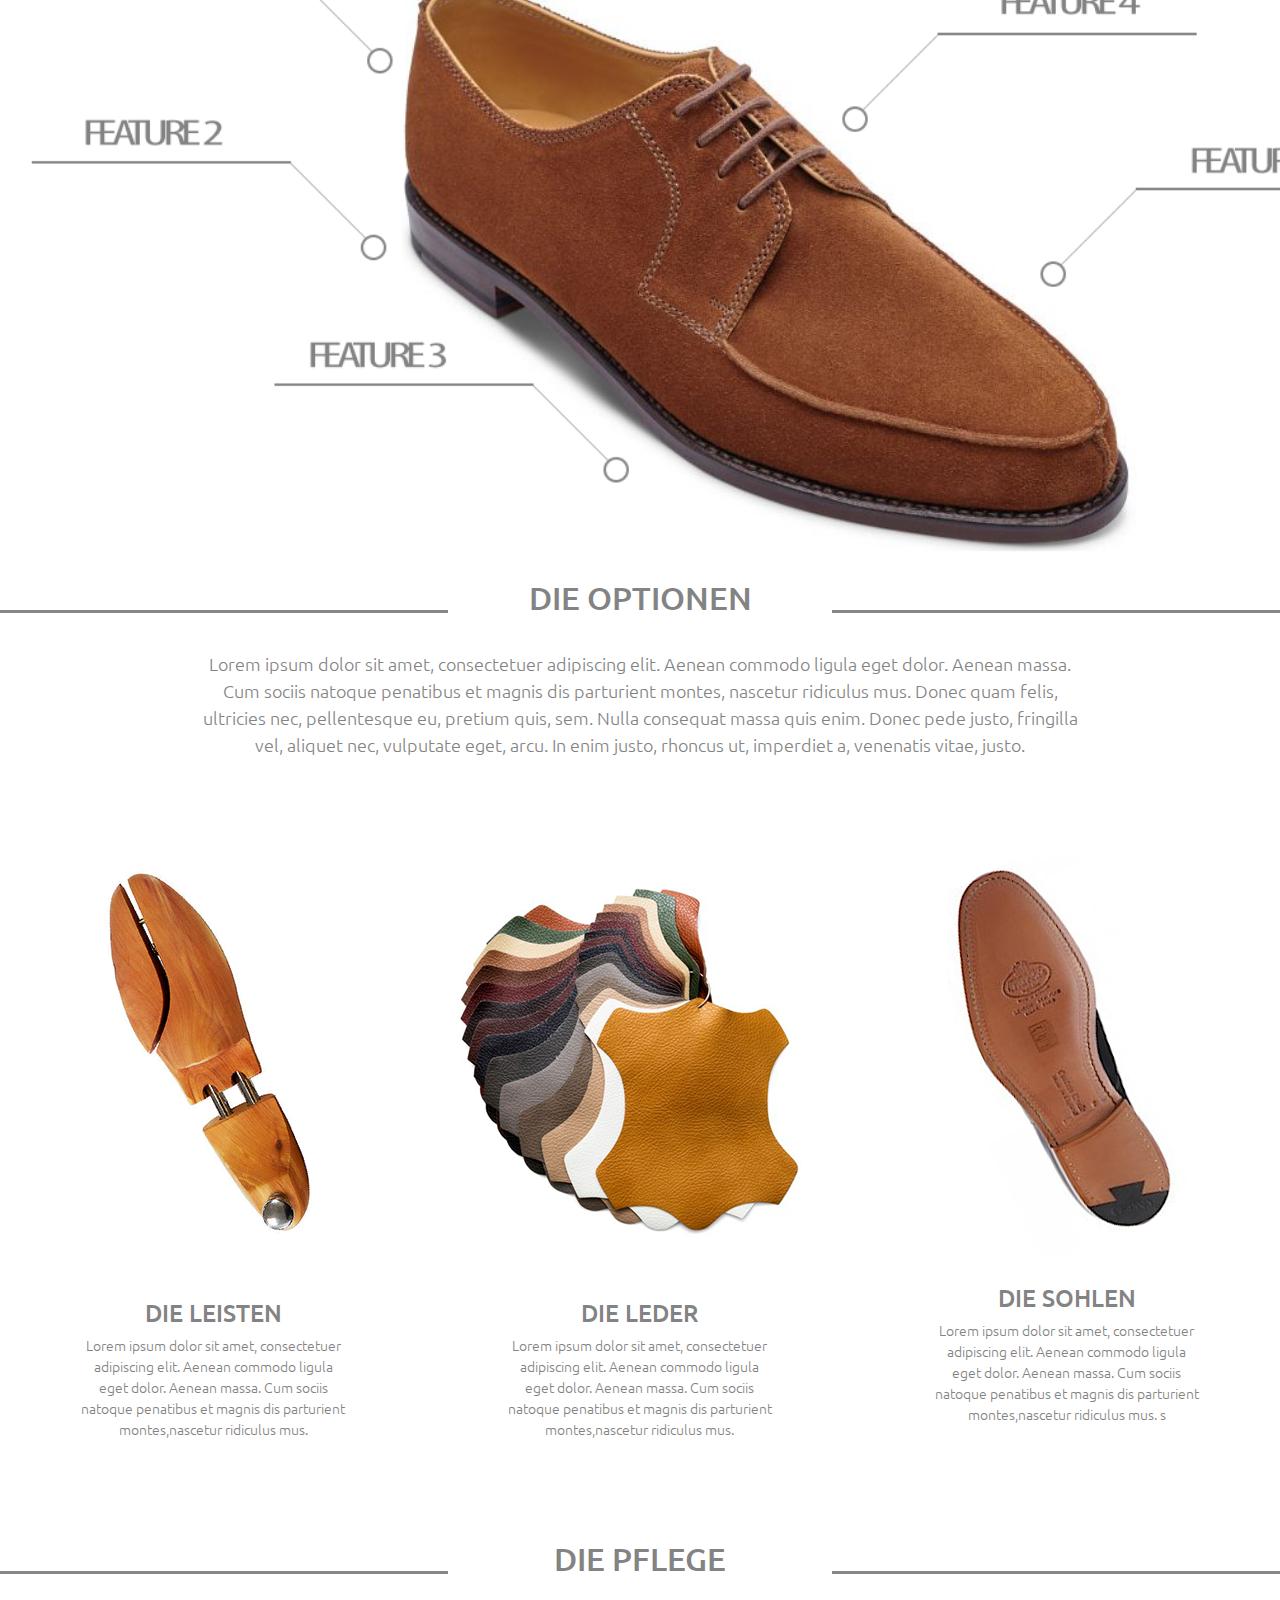
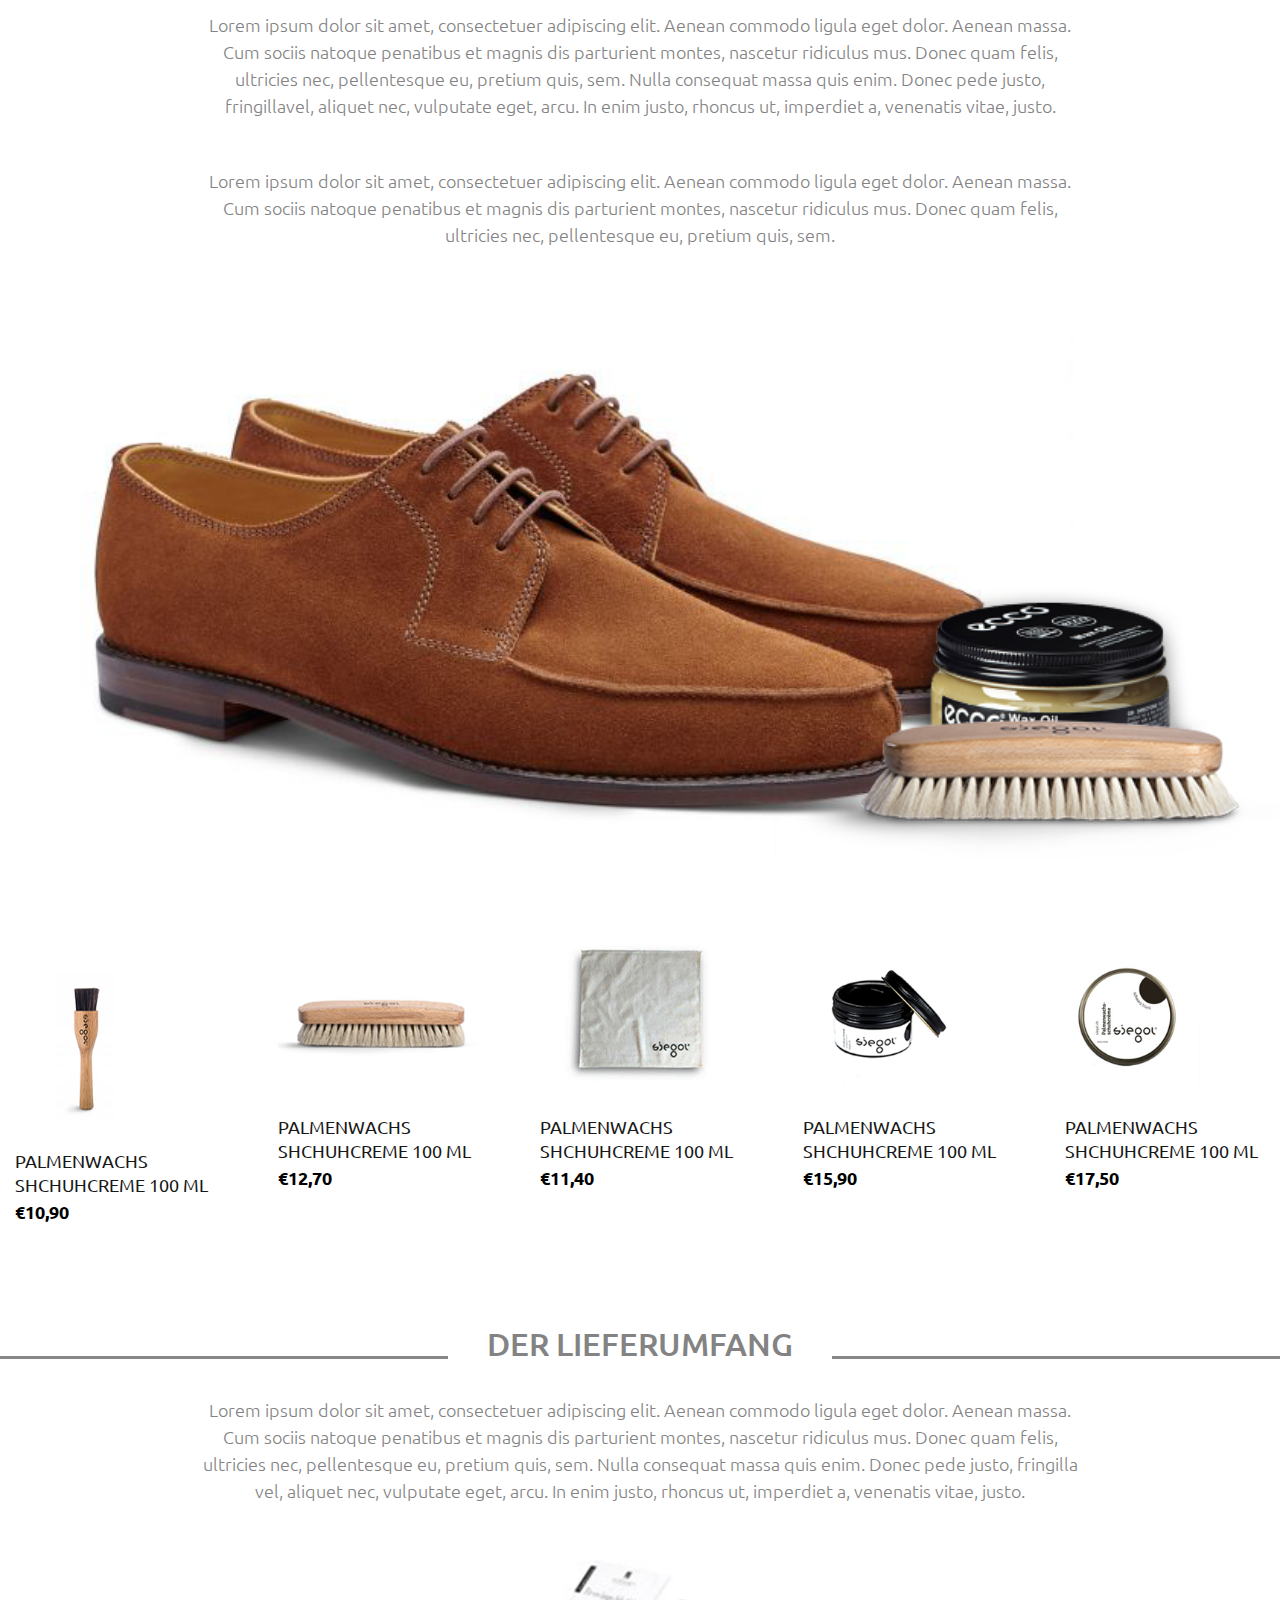
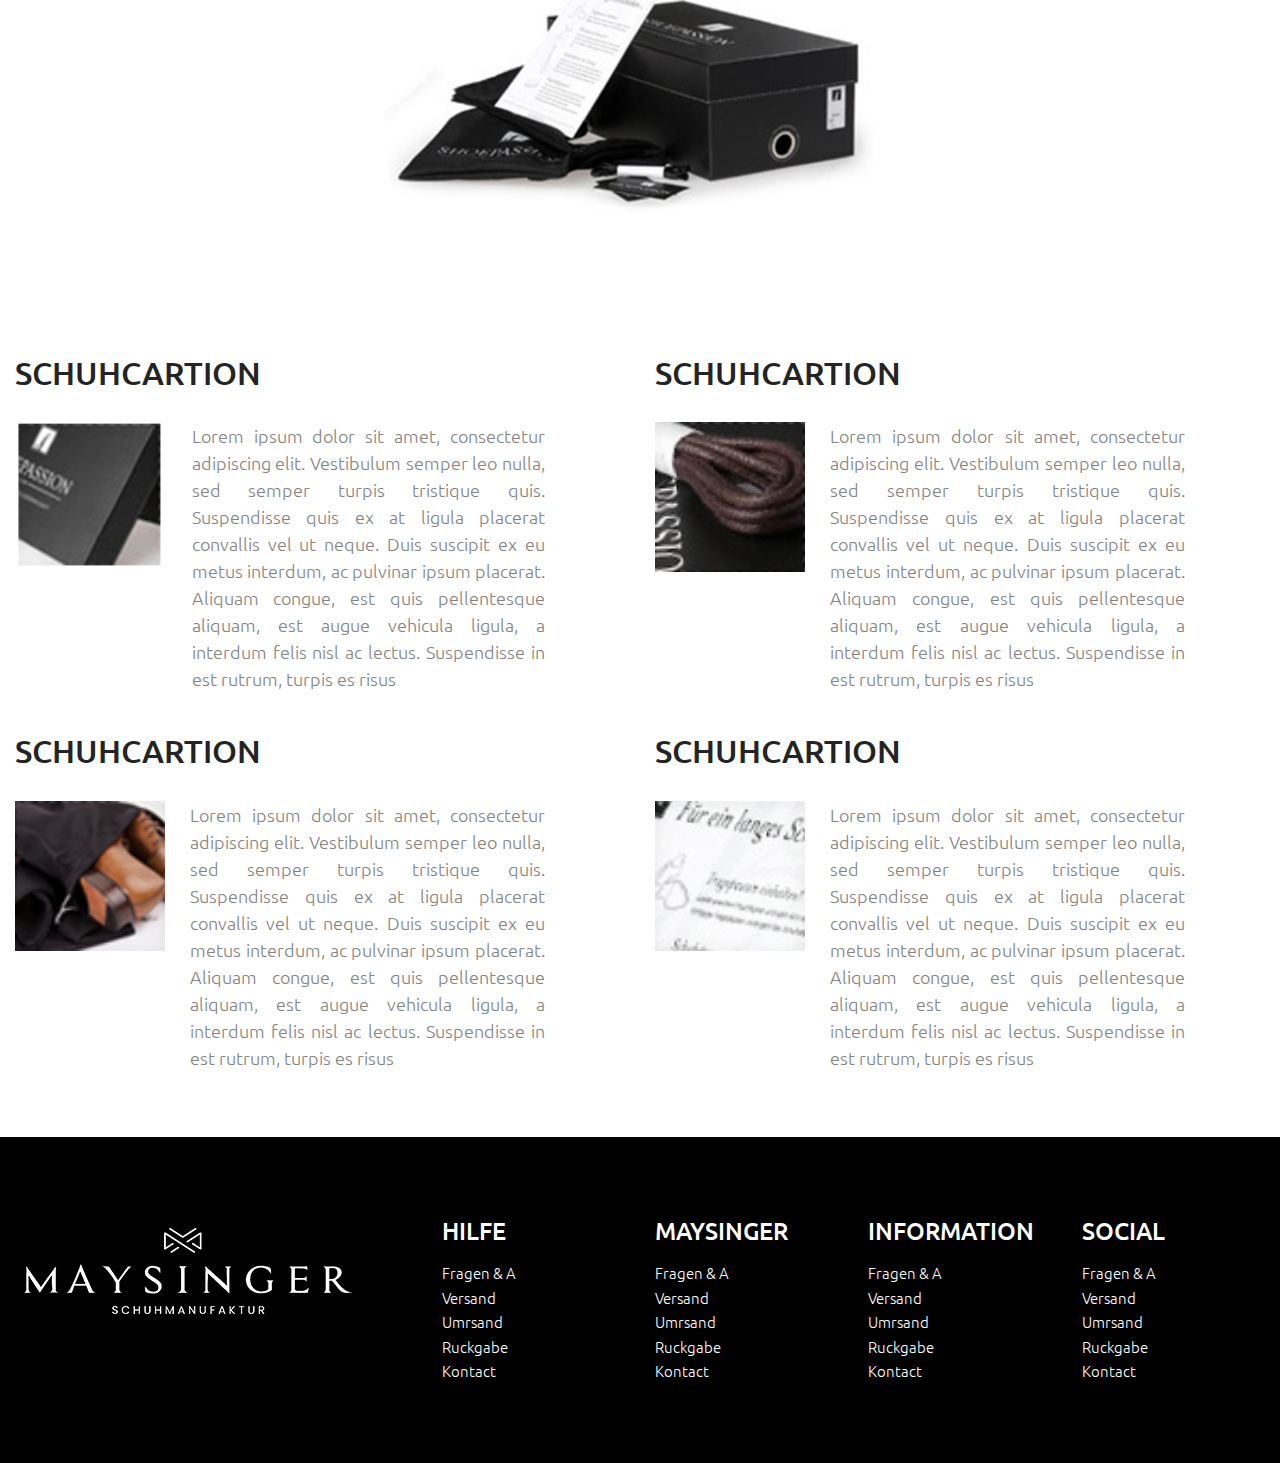
<file: finil/single-product.html>
<!doctype html>
<html lang="en">
<head>
	<!-- Required meta tags -->
	<meta charset="utf-8">
	<meta name="viewport" content="width=device-width, initial-scale=1, shrink-to-fit=no">
	<link rel="icon" href="images/logo.png">
	<title>Mysinger Single Product Website</title>

	<!-- Icon CSS -->
	<link rel="stylesheet" href="asset/css/all.css">
	<!-- Bootstrap CSS -->
	<link rel="stylesheet" href="asset/css/bootstrap.min.css">
	 <link rel="stylesheet" href="asset/css/animate.css">
	 <link rel="stylesheet" href="asset/css/aos.css">
	<!--  CSS -->
	<link rel="stylesheet" href="asset/css/style.css">
	<link rel="stylesheet" href="asset/css/responsive.css">

</head>
<body>

<div class="menu">
	<div class="container">
		<nav class="navbar navbar-expand-lg navbar-light">
		<a class="navbar-brand" href="#"><img src="images/logo.png"></a>
			<button class="navbar-toggler" type="button" data-toggle="collapse" data-target="#navbarSupportedContent" aria-controls="navbarSupportedContent" aria-expanded="false" aria-label="Toggle navigation">
			<span class="navbar-toggler-icon"></span>
		</button>
		<div class="collapse navbar-collapse" id="navbarSupportedContent">
			<ul class="navbar-nav mr-auto">
				<li class="nav-item active">
					<a class="nav-link" href="#">Kollektion</a>
				</li>
				<li class="nav-item">
					<a class="nav-link" href="#">So Einfach Bestellen Sie Ihre Mabschuhe</a>
				</li>
				<li class="nav-item">
					<a class="nav-link" href="#">Accesoires</a>
				</li>
				<li class="nav-item">
					<a class="nav-link" href="#">Winssenswertes</a>
				</li>
				<li class="nav-item">
					<a class="nav-link" href="#">Uber Uns</a>
				</li>
			</ul>
		</div>
		</nav>
	</div>
</div>
<!-- menu -->

<section class="single-product-tabarea">
	<div class="container">
		<div class="row">
			<div class="col-md-8">
				<div class="product-img">
					<div class="breadcrumb-nav">
						<nav aria-label="breadcrumb">
						  <ol class="breadcrumb">
						    <li class="breadcrumb-item"><a href="#">Startseite</a></li>
						    <li class="breadcrumb-item"><a href="#">Kollektion</a></li>
						    <li class="breadcrumb-item"><a href="#">Herren</a></li>
						    <li class="breadcrumb-item active" aria-current="page">Modell 28</li>
						  </ol>
						</nav>
					</div>
					<!--  -->
					<div class="tabs">
						
						<div class="tab-content" id="nav-tabContent">
						  <div class="tab-pane fade show active" id="nav-home" role="tabpanel" aria-labelledby="nav-home-tab">
						  	<img src="images/tab-img.png">
						  </div>
						  <div class="tab-pane fade" id="nav-profile" role="tabpanel" aria-labelledby="nav-profile-tab">
						  	<img src="images/shoe-bg.png">
						  </div>
						  <div class="tab-pane fade" id="nav-contact" role="tabpanel" aria-labelledby="nav-contact-tab">
						  	<img src="images/tab-img.png">
						  </div>
						  <!--  -->
						   <div class="tab-pane fade" id="nav-one" role="tabpanel" aria-labelledby="nav-contact-tab">
						  	<img src="images/tab-img.png">
						  </div>
						  <!--  -->
						   <div class="tab-pane fade" id="nav-two" role="tabpanel" aria-labelledby="nav-contact-tab">
						  	<img src="images/tab-img.png">
						  </div>
						  <!--  -->
						   <div class="tab-pane fade" id="nav-three" role="tabpanel" aria-labelledby="nav-contact-tab">
						  	<img src="images/tab-img.png">
						  </div>
						  <!--  -->
						</div>
						<nav>
						  <div class="nav nav-tabs" id="nav-tab" role="tablist">
						    <a class="nav-link active" id="nav-home-tab" data-toggle="tab" href="#nav-home" role="tab" aria-controls="nav-home" aria-selected="true">
						    	<img src="images/shoe-icon-01.png" width="60px">
						    </a>
						    <a class="nav-link" id="nav-profile-tab" data-toggle="tab" href="#nav-profile" role="tab" aria-controls="nav-profile" aria-selected="false">
						    	<img src="images/shoe-icon-02.png" width="60px">
						    </a>
						    <a class="nav-link" id="nav-contact-tab" data-toggle="tab" href="#nav-contact" role="tab" aria-controls="nav-contact" aria-selected="false">
						    	<img src="images/shoe-icon-03.png" width="60px">
						    </a>

						     <a class="nav-link" id="nav-one" data-toggle="tab" href="#nav-contact" role="tab" aria-controls="nav-contact" aria-selected="false">
						    	<img src="images/shoe-icon-04.png" width="60px">
						    </a>
						     <a class="nav-link" id="nav-two" data-toggle="tab" href="#nav-contact" role="tab" aria-controls="nav-contact" aria-selected="false">
						    	<img src="images/shoe-icon-05.png" width="60px">
						    </a>
						     <a class="nav-link" id="nav-three" data-toggle="tab" href="#nav-contact" role="tab" aria-controls="nav-contact" aria-selected="false">
						    	<img src="images/shoe-icon-06.png" width="60px">
						    </a>
						  </div>
						</nav>
					</div>
					<!-- tabs -->
				</div>
				<!-- div -->

			</div>


			<!-- col-md-8 -->
			<div class="col-md-4">
				<div class="right-top">
					<h5 class="text-upparcase">Today: Free With Purchase</h5>
					<div class="color-box d-flex justify-content-between">
						<img src="images/box01.png" width="20%">
						<p>Lorem ipsum dolor sit amet, consectetur adipiscing elit. Vestibulum tempus mi sit .</p>
					</div>
				</div>
				<h2 class="gray text-upparcase">Modell no. 28</h2>
				<h4 class="bold">289,00 €</h4>
				<h5 class="text-right text-upparcase gray"><i class="far fa-heart"></i> Add to wishlist</h5>
				<div class="addlist-list">
					<ul type="none">
						<li><i class="fas fa-square"></i> Verfügbar in den Größen 8 ‐ 13 </li>
						<li><i class="fas fa-square"></i> Verfügbar in 28 Ledern</li>
						<li><i class="fas fa-square"></i> Verfügbar in 3 Weiten/Leisten</li>
						<li><i class="fas fa-square"></i> Verfügbar mit 10 verschiedenen Sohlen</li>
						<li><i class="fas fa-square"></i> Verfügbar für Einlagen</li>
						<li><i class="fas fa-square"></i> Verfügbar als Unpaar</li>
					</ul>
				</div>
				<div class="addlist-btn">
					<a href="" class="btn btn-primary shoes-btn">Jetzt auswählen & bestellen</a>
				</div>
				<div class="d-flex justify-content-between btn-two">
					<a href="" class="btn btn-primary shoes-btn">FRAGE STELLEN </a>
					<a href="" class="btn btn-primary shoes-btn">WEITEREMPFEHLEN </a>
				</div>
				
				<div class="addlist-img">
					<div class="d-flex justify-content-between">
						<img src="images/shoebox-and-bags-1.png" width="40%">
						<ul type="none">
							<li><i class="fas fa-square"></i> Inkl. Schuhspanner</li>
							<li><i class="fas fa-square"></i> Inkl. Extra‐Schnürsenkel</li>
							<li><i class="fas fa-square"></i> Inkl. Schuhbeutel</li>
							<li><i class="fas fa-square"></i> Inkl. Schuhbox</li>
						</ul>
					</div>
				</div>
				<div class="d-flex justify-content-between mt-4">
					<a href="" class="text-underline">EST. DELIVERY DATE</a>
					<a href="" class="text-underline">MORE INFO ABOUT SHIPMENT</a>
				</div>
			</div>
			<!-- col-md-4 -->
		</div>
		<!-- row close -->
	</div>
</section>
<!-- single-product-tabarea -->

<section class="product-details">
	<div class="container">
		<div class="row">
			<div class="col-md-12 border-center text-center">
				<h2 class="gray text-upparcase text-title">MODELL 28 FÜR HERREN</h2>
			</div>
			<div class="col-md-12 text-center mt-4">
				<p class="gray wp">Lorem ipsum dolor sit amet, consectetuer adipiscing elit. Aenean commodo ligula eget dolor. Aenean massa. Cum sociis natoque penatibus et magnis dis parturient montes, nascetur ridiculus mus. Donec quam felis, ultricies nec, pellentesque eu, pretium quis, sem. Nulla consequat massa quis enim. Donec pede justo, fringilla vel, aliquet nec, vulputate eget, arcu. In enim justo, rhoncus ut, imperdiet a, venenatis vitae, justo. </p>
			</div>
			<div class="showtwo"></div>
			<div class="col-md-12 border-center text-center">
				<h2 class="gray text-upparcase">DIE OPTIONEN</h2>
			</div>
			<div class="col-md-12 text-center mt-4">
				<p class="gray wp">Lorem ipsum dolor sit amet, consectetuer adipiscing elit. Aenean commodo ligula eget dolor. Aenean massa. Cum sociis natoque penatibus et magnis dis parturient montes, nascetur ridiculus mus. Donec quam felis, ultricies nec, pellentesque eu, pretium quis, sem. Nulla consequat massa quis enim. Donec pede justo, fringilla vel, aliquet nec, vulputate eget, arcu. In enim justo, rhoncus ut, imperdiet a, venenatis vitae, justo. </p>
			</div>
		</div>
	</div>
</section>
<section class="product-single-iteam">
	<div class="container">
		<div class="row">
			<div class="col-md-4">
				<div class="single-single-iteam text-center">
					<img src="images/product-01.png">
					<h4 class="gray text-upparcase ">DIE LEISTEN</h4>
					<p class="gray sf">Lorem ipsum dolor sit amet, consectetuer adipiscing elit. Aenean commodo ligula eget dolor. Aenean massa. Cum sociis natoque penatibus et magnis dis parturient montes,nascetur ridiculus mus. </p>
				</div>
			</div>
			<!--  -->
			<div class="col-md-4">
				<div class="single-single-iteam text-center">
					<img src="images/product-02.png">
					<h4 class="gray text-upparcase ">DIE LEDER </h4>
					<p class="gray sf">Lorem ipsum dolor sit amet, consectetuer adipiscing elit. Aenean commodo ligula eget dolor. Aenean massa. Cum sociis natoque penatibus et magnis dis parturient montes,nascetur ridiculus mus. </p>
				</div>
			</div>
			<!--  -->
			<div class="col-md-4">
				<div class="single-single-iteam text-center">
					<img src="images/product-03.png">
					<h4 class="gray text-upparcase ">DIE SOHLEN</h4>
					<p class="gray sf">Lorem ipsum dolor sit amet, consectetuer adipiscing elit. Aenean commodo ligula eget dolor. Aenean massa. Cum sociis natoque penatibus et magnis dis parturient montes,nascetur ridiculus mus. s</p>
				</div>
			</div>
			<!--  -->
		</div>
	</div>
</section>
<section class="">
	<div class="container">
		<div class="row">
			<div class="col-md-12 border-center text-center">
					<h2 class="gray text-upparcase">DIE PFLEGE</h2>
			</div>
			<div class="col-md-12 text-center mt-4">
				<p class="gray wp">Lorem ipsum dolor sit amet, consectetuer adipiscing elit. Aenean commodo ligula eget dolor. Aenean massa. Cum sociis natoque penatibus et magnis dis parturient montes, nascetur ridiculus mus. Donec quam felis, ultricies nec, pellentesque eu, pretium quis, sem. Nulla consequat massa quis enim. Donec pede justo, fringillavel, aliquet nec, vulputate eget, arcu. In enim justo, rhoncus ut, imperdiet a, venenatis vitae, justo. </p> <br><br>
				<p class="gray wp">Lorem ipsum dolor sit amet, consectetuer adipiscing elit. Aenean commodo ligula eget dolor. Aenean massa. Cum sociis natoque penatibus et magnis dis parturient montes, nascetur ridiculus mus. Donec quam felis, ultricies nec, pellentesque eu, pretium quis, sem. </p>
			</div>
			<div class="showtwo three"></div>
		</div>
	</div>	
</section>
<section class="product-single-iteam " id="margin-top">
	<div class="container">
		<div class="row">
			<div class="col-md-12">
				<div class="d-flex justify-content-between">
					<div class="single-single-iteam width">
						<img src="images/a.png" width="100%" height="250px;">
						<h4 class="text-upparcase gray  lite-f m0 bcolor">PALMENWACHS</h4>
						<p class="gray lite-f bcolor">SHCHUHCREME 100 ML</p>
						<P class="bcolor bold">€10,90</P>
					</div>
				
				<!--  -->
				
					<div class="single-single-iteam width mt-4">
						<img src="images/02.png" width="100%">
						<h4 class=" text-upparcase gray lite-f r bcolor">PALMENWACHS</h4>
						<p class="gray lite-f bcolor">SHCHUHCREME 100 ML</p>
						<P class="bcolor bold">€12,70</P>
					</div>
				
				<!--  -->
				
					<div class="single-single-iteam width mt-4">
						<img src="images/03.png" width="100%">
						<h4 class="text-upparcase gray lite-f bcolor">PALMENWACHS</h4>
						<p class="gray lite-f bcolor">SHCHUHCREME 100 ML</p>
						<P class="bcolor bold">€11,40</P>
					</div>
				
				
					<div class="single-single-iteam width mt-4">
						<img src="images/box.png" width="100%">
						<h4 class="text-upparcase gray lite-f bcolor">PALMENWACHS</h4>
						<p class="gray lite-f bcolor">SHCHUHCREME 100 ML</p>
						<P class="bcolor bold">€15,90</P>
					</div>
				
				
					<div class="single-single-iteam width mt-4">
						<img src="images/04.png" width="100%">
						<h4 class="text-upparcase gray  lite-f b bcolor">PALMENWACHS</h4>
						<p class="gray lite-f bcolor">SHCHUHCREME 100 ML</p>
						<P class="bcolor bold">€17,50</P>
					</div>
				</div>
			</div>
			<!--  -->
			
			
		</div>
	</div>
</section>







<section class="product-details">
	<div class="container">
		<div class="row">
			<div class="col-md-12 border-center text-center">
				<h2 class="gray text-upparcase">DER LIEFERUMFANG</h2>
			</div>
			<div class="col-md-12 text-center mt-4">
				<p class="gray wp">Lorem ipsum dolor sit amet, consectetuer adipiscing elit. Aenean commodo ligula eget dolor. Aenean massa. Cum sociis natoque penatibus et magnis dis parturient montes, nascetur ridiculus mus. Donec quam felis, ultricies nec, pellentesque eu, pretium quis, sem. Nulla consequat massa quis enim. Donec pede justo, fringilla vel, aliquet nec, vulputate eget, arcu. In enim justo, rhoncus ut, imperdiet a, venenatis vitae, justo. </p>
			</div>
			<div class="showtwo four"></div>
			
		</div>
	</div>
</section>

<section class="such">
	<div class="container">
		<div class="row">
			<div class="col-md-6">
				<h2>SCHUHCARTION</h2>
				<div class="d-flex justify-content-between">
					<img src="images/shuch-img.png">
					<p class="gray">Lorem ipsum dolor sit amet, consectetur adipiscing elit. Vestibulum semper leo nulla, sed semper turpis tristique quis. Suspendisse quis ex at ligula placerat convallis vel ut neque. Duis suscipit ex eu metus interdum, ac pulvinar ipsum placerat. Aliquam congue, est quis pellentesque aliquam, est augue vehicula ligula, a interdum felis nisl ac lectus. Suspendisse in est rutrum, turpis es risus</p>
				</div>
			</div>
			<!-- col-md-6 -->
			<div class="col-md-6">
				<h2>SCHUHCARTION</h2>
				<div class="d-flex justify-content-between">
					<img src="images/shuch-img01.png">
					<p class="gray">Lorem ipsum dolor sit amet, consectetur adipiscing elit. Vestibulum semper leo nulla, sed semper turpis tristique quis. Suspendisse quis ex at ligula placerat convallis vel ut neque. Duis suscipit ex eu metus interdum, ac pulvinar ipsum placerat. Aliquam congue, est quis pellentesque aliquam, est augue vehicula ligula, a interdum felis nisl ac lectus. Suspendisse in est rutrum, turpis es risus</p>
				</div>
			</div>
			<!-- col-md-6 -->
			<div class="col-md-6 mt-4">
				<h2>SCHUHCARTION</h2>
				<div class="d-flex justify-content-between">
					<img src="images/shuch-img02.png">
					<p class="gray">Lorem ipsum dolor sit amet, consectetur adipiscing elit. Vestibulum semper leo nulla, sed semper turpis tristique quis. Suspendisse quis ex at ligula placerat convallis vel ut neque. Duis suscipit ex eu metus interdum, ac pulvinar ipsum placerat. Aliquam congue, est quis pellentesque aliquam, est augue vehicula ligula, a interdum felis nisl ac lectus. Suspendisse in est rutrum, turpis es risus</p>
				</div>
			</div>
			<!-- col-md-6 -->
			<div class="col-md-6 mt-4">
				<h2>SCHUHCARTION</h2>
				<div class="d-flex justify-content-between">
					<img src="images/shuch-img03.png">
					<p class="gray">Lorem ipsum dolor sit amet, consectetur adipiscing elit. Vestibulum semper leo nulla, sed semper turpis tristique quis. Suspendisse quis ex at ligula placerat convallis vel ut neque. Duis suscipit ex eu metus interdum, ac pulvinar ipsum placerat. Aliquam congue, est quis pellentesque aliquam, est augue vehicula ligula, a interdum felis nisl ac lectus. Suspendisse in est rutrum, turpis es risus</p>
				</div>
			</div>
			<!-- col-md-6 -->


		</div>
	</div>
</section>
<!-- footer Start -->
<footer class="footer">
	<div class="container">
		<div class="row">
			<div class="col-md-4">
				<div class="footer-logo">
					<a href=""><img src="images/black-logo.png"></a>
				</div>
			</div>
			<div class="col-md-2">
				<div class="footer-link">
					<h3>Hilfe</h3>
					<ul>
						<li><a href="">Fragen & A</a></li>
						<li><a href="">Versand</a></li>
						<li><a href="">Umrsand</a></li>
						<li><a href="">Ruckgabe</a></li>
						<li><a href="">Kontact</a></li>
					</ul>
				</div>
			</div>
			<!-- end col-md-2 -->
			<div class="col-md-2">
				<div class="footer-link">
					<h3>Maysinger</h3>
					<ul>
						<li><a href="">Fragen & A</a></li>
						<li><a href="">Versand</a></li>
						<li><a href="">Umrsand</a></li>
						<li><a href="">Ruckgabe</a></li>
						<li><a href="">Kontact</a></li>
					</ul>
				</div>
			</div>
			<!-- end col-md-2 -->
			<div class="col-md-2">
				<div class="footer-link">
					<h3>Information</h3>
					<ul>
						<li><a href="">Fragen & A</a></li>
						<li><a href="">Versand</a></li>
						<li><a href="">Umrsand</a></li>
						<li><a href="">Ruckgabe</a></li>
						<li><a href="">Kontact</a></li>
					</ul>
				</div>
			</div>
			<!-- end col-md-2 -->
			<div class="col-md-2">
				<div class="footer-link">
					<h3>Social</h3>
					<ul>
						<li><a href="">Fragen & A</a></li>
						<li><a href="">Versand</a></li>
						<li><a href="">Umrsand</a></li>
						<li><a href="">Ruckgabe</a></li>
						<li><a href="">Kontact</a></li>
					</ul>
				</div>
			</div>
			<!-- end col-md-2 -->
		</div>
	</div>
</footer>



 
 




       


	<!-- JavaScripts -->
	<script src="asset/js/jquery.min.js" ></script>
	<script src="asset/js/bootstrap.bundle.min.js"></script> 
	<script src="asset/js/bootstrap.min.js" ></script>
	<script src="asset/js/main.js" ></script>
  	<script src="https://unpkg.com/aos@next/dist/aos.js"></script>
	  <script>
	    AOS.init();
	  </script>
		 
		

</body>
</html>
</file>
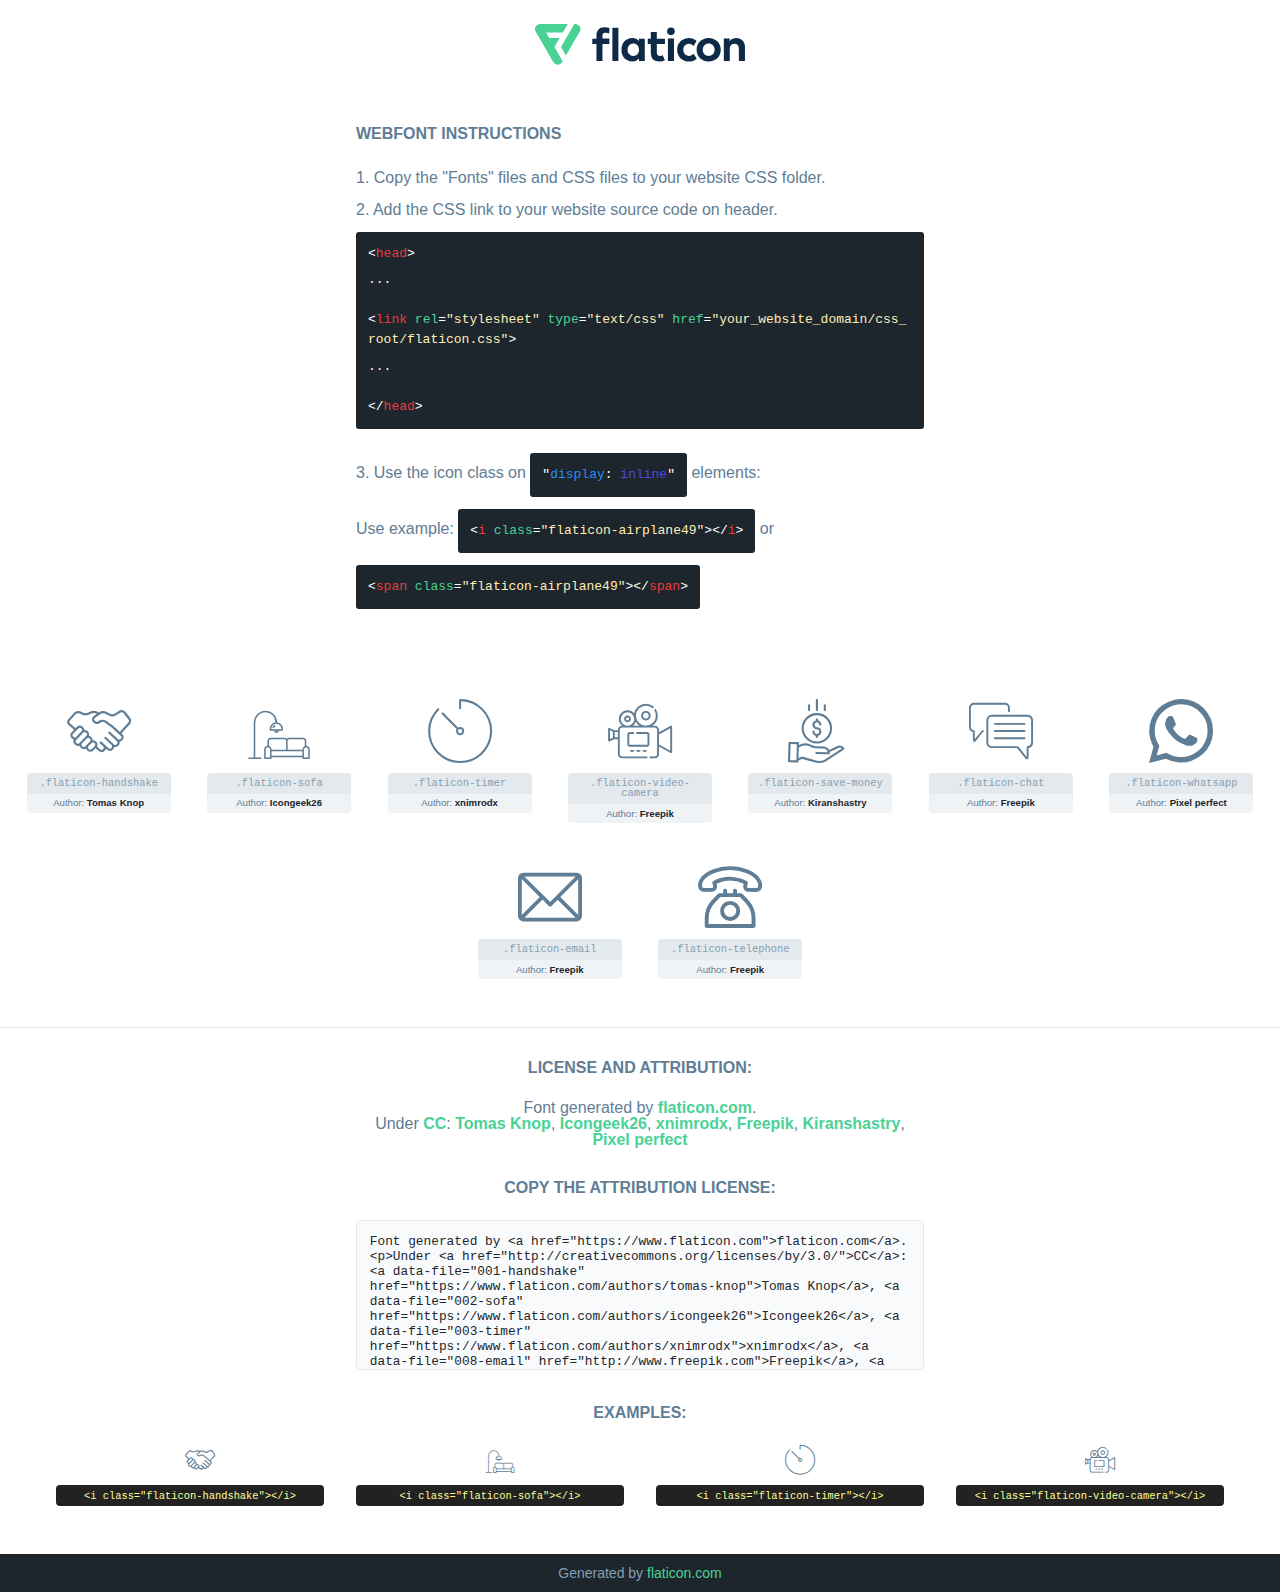
<file: font/flaticon.html>
<!DOCTYPE html>
<!--
  Flaticon icon font: Flaticon
  Creation date: 21/02/2021 09:10
-->
<html>

<head>
    <title>Flaticon Webfont</title>
    <link rel="stylesheet" type="text/css" href="flaticon.css">
    <meta charset="UTF-8">
    <style>
    html, body, div, span, applet, object, iframe,
    h1, h2, h3, h4, h5, h6, p, blockquote, pre,
    a, abbr, acronym, address, big, cite, code,
    del, dfn, em, img, ins, kbd, q, s, samp,
    small, strike, strong, sub, sup, tt, var,
    b, u, i, center,
    dl, dt, dd, ol, ul, li,
    fieldset, form, label, legend,
    table, caption, tbody, tfoot, thead, tr, th, td,
    article, aside, canvas, details, embed,
    figure, figcaption, footer, header, hgroup,
    menu, nav, output, ruby, section, summary,
    time, mark, audio, video {
        margin: 0;
        padding: 0;
        border: 0;
        font-size: 100%;
        font: inherit;
        vertical-align: baseline;
    }
    /* HTML5 display-role reset for older browsers */
    article, aside, details, figcaption, figure,
    footer, header, hgroup, menu, nav, section {
        display: block;
    }
    body {
        line-height: 1;
    }
    ol, ul {
        list-style: none;
    }
    blockquote, q {
        quotes: none;
    }
    blockquote:before, blockquote:after,
    q:before, q:after {
        content: '';
        content: none;
    }
    table {
        border-collapse: collapse;
        border-spacing: 0;
    }
    body {
        font-family: Helvetica, Arial, sans-serif;
        font-size: 16px;
        color: #5f7d95;
    }
    a {
        color: #4AD295;
        font-weight: bold;
        text-decoration: none;
    }
    * {
        -moz-box-sizing: border-box;
        -webkit-box-sizing: border-box;
        box-sizing: border-box;
        margin: 0;
        padding: 0;
    }
    [class^="flaticon-"]:before, [class*=" flaticon-"]:before, [class^="flaticon-"]:after, [class*=" flaticon-"]:after {
        font-family: Flaticon;
        font-size: 30px;
        font-style: normal;
        margin-left: 20px;
        color: #333;
    }
    .wrapper {
        max-width: 600px;
        margin: auto;
        padding: 0 1em;
    }
    .title {
        margin-bottom: 24px;
        text-transform: uppercase;
        font-weight: bold;
    }
    header {
        text-align: center;
        padding: 24px;
    }
    header .logo {
        width: 210px;
        height: auto;
        border: none;
        display: inline-block;
    }
    header strong {
        font-size: 28px;
        font-weight: 500;
        vertical-align: middle;
    }
    .demo {
        margin: 2em auto;
        line-height: 1.25em;
    }
    .demo ul li {
        margin-bottom: 12px;
    }
    .demo ul li code {
        background-color: #1D262D;
        border-radius: 3px;
        padding: 12px;
        display: inline-block;
        color: #fff;
        font-family: Consolas,Monaco,Lucida Console,Liberation Mono,DejaVu Sans Mono,Bitstream Vera Sans Mono,Courier New, monospace;
        font-weight: lighter;
        margin-top: 12px;
        font-size: 13px;
        word-break: break-all;
    }
    .demo ul li code .red {
        color: #EC3A3B;
    }
    .demo ul li code .green {
        color: #4AD295;
    }
    .demo ul li code .yellow {
        color: #FFEEB6;
    }
    .demo ul li code .blue {
        color: #2C8CF4;
    }
    .demo ul li code .purple {
        color: #4949E7;
    }
    .demo ul li code .dots {
        margin-top: 0.5em;
        display: block;
    }
    #glyphs {
        border-bottom: 1px solid #E3E9ED;
        padding: 2em 0;
        text-align: center;
    }
    .glyph {
        display: inline-block;
        width: 9em;
        margin: 1em;
        text-align: center;
        vertical-align: top;
        background: #FFF;
    }
    .glyph .glyph-icon {
        padding: 10px;
        display: block;
        font-family:"Flaticon";
        font-size: 64px;
        line-height: 1;
    }
    .glyph .glyph-icon:before {
        font-size: 64px;
        color: #5f7d95;
        margin-left: 0;
    }
    .class-name {
        font-size: 0.65em;
        background-color: #E3E9ED;
        color: #869FB2;
        border-radius: 4px 4px 0 0;
        padding: 0.5em;
        font-family: Consolas,Monaco,Lucida Console,Liberation Mono,DejaVu Sans Mono,Bitstream Vera Sans Mono,Courier New, monospace;
    }
    .author-name {
        font-size: 0.6em;
        background-color: #EFF3F6;
        border-top: 0;
        border-radius: 0 0 4px 4px;
        padding: 0.5em;
    }
    .author-name a {
        color: #1D262D;
    }
    .class-name:last-child {
        font-size: 10px;
        color:#888;
    }
    .class-name:last-child a {
        font-size: 10px;
        color:#555;
    }
    .glyph > input {
        display: block;
        width: 100px;
        margin: 5px auto;
        text-align: center;
        font-size: 12px;
        cursor: text;
    }
    .glyph > input.icon-input {
        font-family:"Flaticon";
        font-size: 16px;
        margin-bottom: 10px;
    }
    .attribution .title {
        margin-top: 2em;
    }
    .attribution textarea {
        background-color: #F8FAFB;
        color: #1D262D;
        padding: 1em;
        border: none;
        box-shadow: none;
        border: 1px solid #E3E9ED;
        border-radius: 4px;
        resize: none;
        width: 100%;
        height: 150px;
        font-size: 0.8em;
        font-family: Consolas,Monaco,Lucida Console,Liberation Mono,DejaVu Sans Mono,Bitstream Vera Sans Mono,Courier New, monospace;
        -webkit-appearance: none;
    }
    .attribution textarea:hover {
        border-color: #CFD9E0;
    }
    .attribution textarea:focus {
        border-color: #4AD295;
    }
    .iconsuse {
        margin: 2em auto;
        text-align: center;
        max-width: 1200px;
    }
    .iconsuse:after {
        content: '';
        display: table;
        clear: both;
    }
    .iconsuse .image {
        float: left;
        width: 25%;
        padding: 0 1em;
    }
    .iconsuse .image p {
        margin-bottom: 1em;
    }
    .iconsuse .image span {
        display: block;
        font-size: 0.65em;
        background-color: #222;
        color: #fff;
        border-radius: 4px;
        padding: 0.5em;
        color: #FFFF99;
        margin-top: 1em;
        font-family: Consolas,Monaco,Lucida Console,Liberation Mono,DejaVu Sans Mono,Bitstream Vera Sans Mono,Courier New, monospace;
    }
    .glyph-icon:before {
        color: #5f7d95;
    }
    #footer {
        text-align: center;
        background-color: #1D262D;
        color: #869FB2;
        padding: 12px;
        font-size: 14px;
    }
    #footer a {
        font-weight: normal;
    }
    @media (max-width: 960px) {
        .iconsuse .image {
            width: 50%;
        }
    }
    </style>
</head>

<body class="characters-off">

    <header>
        <a href="https://www.flaticon.com/" target="_blank" class="logo">
            <svg xmlns="http://www.w3.org/2000/svg" viewBox="0 0 394.3 76.5"><path d="M156.6,69.4H145.3V7.1h11.3Z" style="fill:#0e2a47"/><path d="M206.2,69.4h-11V64.8a15.4,15.4,0,0,1-12.6,5.7c-11.6,0-20.3-9.5-20.3-22.1s8.8-22.1,20.3-22.1a15.4,15.4,0,0,1,12.6,5.8V27.5h11Zm-32.4-21c0,6.4,4.2,11.6,10.8,11.6s10.8-4.9,10.8-11.6-4.4-11.6-10.8-11.6S173.9,42,173.9,48.4Z" style="fill:#0e2a47"/><path d="M262.5,13.7a7.2,7.2,0,0,1-14.4,0,7.2,7.2,0,1,1,14.4,0ZM261,69.4H249.6v-42H261Z" style="fill:#0e2a47"/><path id="_Trazado_" data-name="&lt;Trazado&gt;" d="M139.6,17.8a16.6,16.6,0,0,0-8-1.4c-3.2.4-4.9,2-4.9,5.9v5.1h13V37.5h-13v32H115.4v-32h-7.8v-10h7.8V22.2c0-9.9,5.2-16.3,15-16.3a23.4,23.4,0,0,1,9.3,1.8Z" style="fill:#0e2a47"/><path d="M235.1,60c-3.5,0-6.3-1.9-6.3-7.1V37.5H244v-10H228.8V15H217.5V27.5h-5.7v10h5.7V53.7c0,10.9,5.3,16.8,15.7,16.8A22.9,22.9,0,0,0,244,68l-4.3-9.1A12.3,12.3,0,0,1,235.1,60Z" style="fill:#0e2a47"/><path d="M348.9,48.4c0,12.6-9.7,22.1-22.7,22.1s-22.7-9.4-22.7-22.1,9.6-22.1,22.7-22.1S348.9,35.8,348.9,48.4Zm-33.9,0c0,6.8,4.8,11.6,11.1,11.6s11.2-4.8,11.2-11.6-4.8-11.6-11.2-11.6S315.1,41.6,315.1,48.4Z" style="fill:#0e2a47"/><path d="M394.3,42.7V69.4H382.9V46.3c0-6.1-3-9.4-8.2-9.4s-8.9,3.2-8.9,9.5v23H354.6v-42h11v4.9c3-4.5,7.6-6.1,12.3-6.1C387.5,26.3,394.3,33,394.3,42.7Z" style="fill:#0e2a47"/><path d="M298,55.7h0a12.4,12.4,0,0,1-8.2,4.2h-.9l-1.8-.2a10,10,0,0,1-7.4-5.6,13.2,13.2,0,0,1-1.2-5.8,13,13,0,0,1,1.3-5.9,10.1,10.1,0,0,1,7.5-5.5h2.4a11.7,11.7,0,0,1,8.3,4.2l5.5-9.6a19.9,19.9,0,0,0-8.1-4.3,23.4,23.4,0,0,0-6.1-.8,25.2,25.2,0,0,0-7.5,1.1,20.9,20.9,0,0,0-8,4.6,21.9,21.9,0,0,0-6.8,16.4,21.9,21.9,0,0,0,6.7,16.3,20.9,20.9,0,0,0,8,4.6,25.2,25.2,0,0,0,7.7,1.2,23.6,23.6,0,0,0,6.2-.8,20,20,0,0,0,8.1-4.4Z" style="fill:#0e2a47"/><path d="M46.3,26.5H26.9L20.8,16H52.4L61.6,0H9.4A9.3,9.3,0,0,0,1.3,4.7a9.3,9.3,0,0,0,0,9.4L34.6,71.8a9.4,9.4,0,0,0,16.2,0l1.1-1.9L36.6,43.3Z" style="fill:#4ad295"/><path d="M84.2,4.7A9.3,9.3,0,0,0,76.1,0H73.8l-25,43.3,9.2,16L84.2,14A9.3,9.3,0,0,0,84.2,4.7Z" style="fill:#4ad295"/></svg>
        </a>
    </header>

    <section class="demo wrapper">

        <p class="title">Webfont Instructions</p>

        <ul>
            <li>
                <span class="num">1. </span>Copy the "Fonts" files and CSS files to your website CSS folder.
            </li>
            <li>
                <span class="num">2. </span>Add the CSS link to your website source code on header.
                <code class="big">
                    &lt;<span class="red">head</span>&gt;
                    <br/><span class="dots">...</span>
                    <br/>&lt;<span class="red">link</span> <span class="green">rel</span>=<span class="yellow">"stylesheet"</span> <span class="green">type</span>=<span class="yellow">"text/css"</span> <span class="green">href</span>=<span class="yellow">"your_website_domain/css_root/flaticon.css"</span>&gt;
                    <br/><span class="dots">...</span>
                    <br/>&lt;/<span class="red">head</span>&gt;
                </code>
            </li>

            <li>
                <p>
                    <span class="num">3. </span>Use the icon class on <code>"<span class="blue">display</span>:<span class="purple"> inline</span>"</code> elements:
                    <br />
                    Use example: <code>&lt;<span class="red">i</span> <span class="green">class</span>=<span class="yellow">&quot;flaticon-airplane49&quot;</span>&gt;&lt;/<span class="red">i</span>&gt;</code> or <code>&lt;<span class="red">span</span> <span class="green">class</span>=<span class="yellow">&quot;flaticon-airplane49&quot;</span>&gt;&lt;/<span class="red">span</span>&gt;</code>
            </li>
        </ul>

    </section>




   <section id="glyphs">          
    
      
        <div class="glyph"><div class="glyph-icon flaticon-handshake"></div>
            <div class="class-name">.flaticon-handshake</div>
            <div class="author-name">Author: <a data-file="001-handshake" href="https://www.flaticon.com/authors/tomas-knop">Tomas Knop</a> </div> 
        </div>        
        
        <div class="glyph"><div class="glyph-icon flaticon-sofa"></div>
            <div class="class-name">.flaticon-sofa</div>
            <div class="author-name">Author: <a data-file="002-sofa" href="https://www.flaticon.com/authors/icongeek26">Icongeek26</a> </div> 
        </div>        
        
        <div class="glyph"><div class="glyph-icon flaticon-timer"></div>
            <div class="class-name">.flaticon-timer</div>
            <div class="author-name">Author: <a data-file="003-timer" href="https://www.flaticon.com/authors/xnimrodx">xnimrodx</a> </div> 
        </div>        
        
        <div class="glyph"><div class="glyph-icon flaticon-video-camera"></div>
            <div class="class-name">.flaticon-video-camera</div>
            <div class="author-name">Author: <a data-file="004-video-camera" href="http://www.freepik.com">Freepik</a> </div> 
        </div>        
        
        <div class="glyph"><div class="glyph-icon flaticon-save-money"></div>
            <div class="class-name">.flaticon-save-money</div>
            <div class="author-name">Author: <a data-file="005-save-money" href="https://www.flaticon.com/authors/kiranshastry">Kiranshastry</a> </div> 
        </div>        
        
        <div class="glyph"><div class="glyph-icon flaticon-chat"></div>
            <div class="class-name">.flaticon-chat</div>
            <div class="author-name">Author: <a data-file="006-chat" href="http://www.freepik.com">Freepik</a> </div> 
        </div>        
        
        <div class="glyph"><div class="glyph-icon flaticon-whatsapp"></div>
            <div class="class-name">.flaticon-whatsapp</div>
            <div class="author-name">Author: <a data-file="007-whatsapp" href="https://www.flaticon.com/authors/pixel-perfect">Pixel perfect</a> </div> 
        </div>        
        
        <div class="glyph"><div class="glyph-icon flaticon-email"></div>
            <div class="class-name">.flaticon-email</div>
            <div class="author-name">Author: <a data-file="008-email" href="http://www.freepik.com">Freepik</a> </div> 
        </div>        
        
        <div class="glyph"><div class="glyph-icon flaticon-telephone"></div>
            <div class="class-name">.flaticon-telephone</div>
            <div class="author-name">Author: <a data-file="009-telephone" href="http://www.freepik.com">Freepik</a> </div> 
        </div>        
        

    </section>



    <section class="attribution wrapper"   style="text-align:center;">

      <div class="title">License and attribution:</div><div class="attrDiv">Font generated by <a href="https://www.flaticon.com">flaticon.com</a>. <div><p>Under <a href="http://creativecommons.org/licenses/by/3.0/">CC</a>: <a data-file="001-handshake" href="https://www.flaticon.com/authors/tomas-knop">Tomas Knop</a>, <a data-file="002-sofa" href="https://www.flaticon.com/authors/icongeek26">Icongeek26</a>, <a data-file="003-timer" href="https://www.flaticon.com/authors/xnimrodx">xnimrodx</a>, <a data-file="008-email" href="http://www.freepik.com">Freepik</a>, <a data-file="005-save-money" href="https://www.flaticon.com/authors/kiranshastry">Kiranshastry</a>, <a data-file="007-whatsapp" href="https://www.flaticon.com/authors/pixel-perfect">Pixel perfect</a></p>  </div>
      </div>
      <div class="title">Copy the Attribution License:</div>

    <textarea onclick="this.focus();this.select();">Font generated by &lt;a href=&quot;https://www.flaticon.com&quot;&gt;flaticon.com&lt;/a&gt;. <p>Under <a href="http://creativecommons.org/licenses/by/3.0/">CC</a>: <a data-file="001-handshake" href="https://www.flaticon.com/authors/tomas-knop">Tomas Knop</a>, <a data-file="002-sofa" href="https://www.flaticon.com/authors/icongeek26">Icongeek26</a>, <a data-file="003-timer" href="https://www.flaticon.com/authors/xnimrodx">xnimrodx</a>, <a data-file="008-email" href="http://www.freepik.com">Freepik</a>, <a data-file="005-save-money" href="https://www.flaticon.com/authors/kiranshastry">Kiranshastry</a>, <a data-file="007-whatsapp" href="https://www.flaticon.com/authors/pixel-perfect">Pixel perfect</a></p>  
     </textarea>

    </section>

    <section class="iconsuse">

          <div class="title">Examples:</div>            
             
            <div class="image">
                <p>
                    <i class="glyph-icon flaticon-handshake"></i> 
                    <span>&lt;i class=&quot;flaticon-handshake&quot;&gt;&lt;/i&gt;</span>
                </p>
            </div>
            
            <div class="image">
                <p>
                    <i class="glyph-icon flaticon-sofa"></i> 
                    <span>&lt;i class=&quot;flaticon-sofa&quot;&gt;&lt;/i&gt;</span>
                </p>
            </div>
            
            <div class="image">
                <p>
                    <i class="glyph-icon flaticon-timer"></i> 
                    <span>&lt;i class=&quot;flaticon-timer&quot;&gt;&lt;/i&gt;</span>
                </p>
            </div>
            
            <div class="image">
                <p>
                    <i class="glyph-icon flaticon-video-camera"></i> 
                    <span>&lt;i class=&quot;flaticon-video-camera&quot;&gt;&lt;/i&gt;</span>
                </p>
            </div>
                       
        </div>
                            
    </section>

<div id="footer">
    <div>Generated by <a href="https://www.flaticon.com">flaticon.com</a>
    </div>
</div>



</body>
</html>
</file>
<file: asset/css/style.css>
@import url('https://fonts.googleapis.com/css2?family=Ubuntu:wght@300;400;500;700&display=swap');
/*
	Description: 
	Name: MARMAC REAL 
	Author: MARMAC REAL
	Author URI: 
	Version: 01.0
	tags:

*/

/*================
	Defult Design
=================*/

body{
	overflow-x: hidden;
	font-family: 'Ubuntu', sans-serif;

}
*{
	padding: 0;
	margin: 0;
}
ul{
	margin: 0;
	padding: 0;
}
a:hover{
	text-decoration: none;
}
h1, h2, h3, h4, h5, h6{	
	letter-spacing: 2.2;
	color: #242424;
}
p{
	font-size: 18px;
	font-weight: 300;
}
section{
	padding: 50px 0px;
}
.bold{
	font-weight: 700;
}
.gray{
	color: #838383;
}
.text-upparcase{
	text-transform: uppercase;
}

.navbar-light .navbar-nav .nav-link {
    color: #000;
    text-transform: uppercase;
    margin-left: 40px;
}
.header-text{
	padding-top: 100px;
	/* background: url('../../images/shoe-bg.png'); */
	background-repeat: no-repeat;
	background-size: contain;
	background-position: bottom center;
	margin-bottom: -155px;
	
}
.header-text h1{
	font-size: 60px;
	text-transform: uppercase;
	font-weight: 400;
	margin-bottom: 20px;
}
.btn.btn-primary.shoes-btn{
	background: #ffc000;
	padding: 10px 45px;
	color: #000;
	border:transparent;
	border-radius: 0;
}
footer{
	background: #000;
	padding: 80px 0px;
}
footer h3{
	color: #fff;
	text-transform: uppercase;
	font-size: 24px;
	margin-bottom: 15px;
}
footer ul li {
	list-style-type: none;
}
footer ul li a{
	color: #fff;
	font-size: 15px;
	font-weight: 300;
}

/*other pages*/

.breadcrumb{
	background: transparent;
	margin-bottom: 30px;
}

.breadcrumb-item a{
	text-transform: uppercase;
	font-size: 18px;
	color: #6e6e6e !important;
}
.breadcrumb-item + .breadcrumb-item{
	text-transform: uppercase;
	font-size: 18px;
}
.single-product-tabarea{
	padding: 80px 0px;
}
.tab-pane{
	padding: 0px 150px 50px 0px;
}
.nav-tabs .nav-item.show .nav-link, .nav-tabs .nav-link.active, .nav-tabs{
	border: transparent;
}
.nav-tabs .nav-item.show .nav-link, .nav-tabs .nav-link.active{
	border: 2px solid transparent;
}
.right-top{
	border: 2px dashed #878787;
	padding: 30px 20px;
}
.color-box{
	padding: 20px;
}
.color-box p{
	margin-left: 30px;
	font-weight: 700;
	font-size: 18px;
}
/*.gray.text-upparcase{
	margin-top: 20px;
}*/
.text-right.text-upparcase.gray{
	border-bottom: 2px solid #878787;
	padding-bottom: 15px;
}
.fa-square{
	font-size: 10px;
	margin-right: 10px;
}
.addlist-list ul li{
	font-size: 18px;
}
.addlist-btn{
	margin-top: 25px;
    background: #000000;
    height: 52px;
    margin-bottom: 10px;
    text-align: center;
}
.addlist-btn .btn.btn-primary.shoes-btn{
	margin-bottom: 8px;
	background-color: transparent;
	color: #fff;
	font-size: 21px;
}
.addlist-btn .d-flex.justify-content-between .btn.btn-primary.shoes-btn{
	background: transparent;
	border: 1px solid #000;
	color: #000;
}
.d-flex.justify-content-between.btn-two .btn.btn-primary.shoes-btn{
	background-color: transparent;
	border: 3px solid #878787;
	font-size: 18px;
	padding: 11px 33px;
	font-style: italic;
	font-weight: 300;
}
.d-flex.justify-content-between.btn-two{
	margin-bottom: 30px;
}
.text-underline{
	text-decoration: underline;
	font-size: 18px;
	font-weight: 400;
	color: #000;
}
.border-center{
	position: relative;
}
.border-center:before{
	position: absolute;
	content: "";
	top: 67%;
    left: 0;
    height: 3px;
    width: 35%;
	background: #878787;
}
.border-center:after{
	position: absolute;
	content: "";
	top: 67%;
    right:  0;
    height: 3px;
    width: 35%;
	background: #878787;
}
.showtwo{
	background: url('../../images/shoe-02.png');
	background-repeat: no-repeat;
	background-size: cover;
	height: 700px;
	width: 100%;
}

.showtwo.three{
	background: url('../../images/shoe-03.png');
	background-repeat: no-repeat;
	background-size: contain;
	background-position: left;
	height: 700px;
	width: 100%;
}
.showtwo.four{
	background: url('../../images/shoe-04.png');
	background-repeat: no-repeat;
	background-size: contain;
	background-position: left;
	height: 350px;
    width: 40%;
	margin: 0px auto;
}
.such img{
	height: 150px;
	margin-right: 25px;
}
.such h2{
	margin-bottom: 30px;
}
.such p{
	text-align: justify;
	padding-right: 80px;
}


.gray.text-upparcase.lite-f.mt{
	margin-top: 50px;
}
.gray.text-upparcase.m0{
	margin-top: 0;
}

.tab-pane img{
	width: 100%;
/* 	height: 350px; */
}
.single-single-iteam img{
	margin-bottom: 30px;
}
.lite-f{
	color: #454545;
	opacity: .90;
	font-weight: 400 !important;
}
.bcolor.bold{
	font-weight: 700;
}
.bcolor{
	font-size: 18px !important;
	color: #000 !important;
	letter-spacing: 0 !important;
	margin: 0;

}
.wp{
	width: 70%;
	margin: 0px auto;
}
.sf{
	font-size: 14px;
    width: 68%;
    margin: 0px auto;
}
.rr{
	background-color: red;
}
.single-single-iteam.img-t{
	margin-top: 150px;
}
.single-single-iteam.width{
	width: 16%;
}

#margin-top{
	margin-top: -178px;
}
</file>
<file: asset/css/responsive.css>
/*
	===================
	Mobile Responsive
	===================
*/

@media only screen and (max-width: 767px) {
	body{
		overflow-x: hidden; 
	}
	p {
		font-size: 14px ;
	}
	section {
		padding: 50px 0px;
	}
	.header-top {
		padding: 18px 40px 5px 40px;
	}
	.header-text h1 {
		font-size: 26px;
	}
	.header-intro {
		padding-top: 44px;
	}
	.header-text p {
		font-size: 14px;
		line-height: 25px;
		width: 99%;
	}
	.header-text ul li,
	.header-text ul li:nth-child(5) {
		width: 100%;
		font-size: 13px;
		margin-top: 10px;
	}
	.header-btn a {
		font-size: 12px;
		padding: 15px 13px;
	}
	.header-btn span{
		display: none;
	}
	.header-btn {
		margin-top: 35px;
		margin-bottom: 40px;
	}
	.bitcoin-text {
		width: 100%;
		padding-left: 25px;
	}
	.bitcoin-text h2,
	.work h2,
	.footer h2 {
		font-size: 28px;
	}
	.bitcoin-text p {
		margin: 14px 0px;
	}
	.bitcoin-text ul li {
		width: 100%;
		margin-top: 10px;
		font-size: 13px;
	}
	.work {
		padding: 0px 0px 50px 0px;
	}
	.work-left {
		padding-left: 0px;
	}
	.section-title {
		padding-bottom: 0px;
	}
	.right-text {
		text-align: center;
		padding-right: 0px;
	}
	.work-text p {
		padding-left: 0px;
	}
	.work-text h4,
	.feature h4 {
		font-size: 22px;
		margin: 7px 0px 9px 0px;
	}
	.work-text,
	.work-img {
		margin-top: 25px;
	}
	.work-left {
		border-right: transparent;
	}
	.fa-dot-circle {
		display: none;
	}
	.work-right {
		padding-right: 0px;
		text-align: center;
	}
	.work-text p {
		width: 100%;
	}
	.footer {
		padding: 50px 0px 50px 0px;
		text-align: center;
	}
}

/*
	===================
	Table Responsive
	===================
*/
@media only screen and (min-width: 768px) and (max-width: 991px) {
	.header-intro {
		padding-top: 70px;
	}
	.header-text h1 {
		font-size: 45px;
	}
	.header-intro .col-md-7,
	.header-intro .col-md-5 {
		flex: 100%;
		max-width: 100%;
	}
	.header-text {
		text-align: center;
	}
	.header-text p {
		width: 100%;
	}
	.header-text ul li {
		width: 50%;
	}
	.header-text ul li:nth-child(5) {
		width: 100%;
	}
	.header-btn {
		margin-top: 44px;
		margin-bottom: 40px;
	}
	.header-img img {
		width: 70%;
	}
	.header-img {
		text-align: center;
	}
	.Bitcoin .col-md-7,
	.Bitcoin .col-md-5 {
		flex: 50%;
		max-width: 50%;
	}
	.bitcoin-text {
		width: 100%;
	}
	.bitcoin-text h2 {
		font-size: 26px;
	}
	.bitcoin-text p {
		margin-right: 10px;
	}
	section {
		padding: 50px 0px;
	}
	.bitcoin-text ul li {
		width: 100%;
		margin-top: 7px;
		font-weight: 400;
	}
	.bitcoin-img img {
		width: 100%;
		margin-top: 80px;
	}
	.work h2 {
		font-size: 30px;
	}
	.work-right {
		padding-right: 0px;
	}
	.work-right {
		padding-right: 0px;
	}
	.work {
		padding: 0px 10px 50px 10px;
	}
	.work-left {
		padding-left: 10px;
	}
	.work-text,
	.work-img {
		margin-top: 80px;
		text-align: center;
	}
	.work-text p {
		width: 100%;
	}
	.right-text p {
		margin-left: 0px;
	}
	.right-text p {
		width: 100%;
		padding-left: 0px;
	}
	.work-img img {
		width: 230px;
		height: 230px;
	}
	.work-text h4,
	.feature h4,
	.footer h2 {
		font-size: 24px;
	}
	.work-text p {
		line-height: 27px;
	}
	.feature p {
		width: 100%;
	}
	.footer {
		text-align: center;
		padding: 50px 0px 50px 0px;
	}
	.footer .col-md-8 {
		flex: 100%;
		max-width: 100%;
	}
	.footer .col-md-4 {
		flex: 100%;
		max-width: 100%;
		text-align: center;
	}
	.footer img {
		width: 50%;
	}
}

/*
	===================
	Leptop Responsive
	===================
*/
@media only screen and (min-width: 992px) and (max-width: 1199px) {

	.header-text{
		height: 90vh;
	}




}

@media only screen and (min-width: 1200px) and (max-width: 2560px) {

	


}
</file>
<file: finil/asset/css/style.css>
@import url('https://fonts.googleapis.com/css2?family=Ubuntu:wght@300;400;500;700&display=swap');
/*
	Description: 
	Name: MARMAC REAL 
	Author: MARMAC REAL
	Author URI: 
	Version: 01.0
	tags:

*/

/*================
	Defult Design
=================*/

body{
	overflow-x: hidden;
	font-family: 'Ubuntu', sans-serif;

}
*{
	padding: 0;
	margin: 0;
}
ul{
	margin: 0;
	padding: 0;
}
a:hover{
	text-decoration: none;
}
h1, h2, h3, h4, h5, h6{	
	letter-spacing: 2.2;
	color: #242424;
}
p{
	font-size: 18px;
	font-weight: 300;
}
section{
	padding: 50px 0px;
}
.bold{
	font-weight: 700;
}
.gray{
	color: #838383;
}
.text-upparcase{
	text-transform: uppercase;
}

.navbar-light .navbar-nav .nav-link {
    color: #000;
    text-transform: uppercase;
    margin-left: 40px;
}
.header-text{
	padding-top: 100px;
	/* background: url('../../images/shoe-bg.png'); */
	background-repeat: no-repeat;
	background-size: contain;
	background-position: bottom center;
	
}
.header-text h1{
	font-size: 60px;
	text-transform: uppercase;
	font-weight: 400;
	margin-bottom: 20px;
}
.btn.btn-primary.shoes-btn{
	background: #ffc000;
	padding: 10px 45px;
	color: #000;
	border:transparent;
	border-radius: 0;
}
footer{
	background: #000;
	padding: 80px 0px;
}
footer h3{
	color: #fff;
	text-transform: uppercase;
	font-size: 24px;
	margin-bottom: 15px;
}
footer ul li {
	list-style-type: none;
}
footer ul li a{
	color: #fff;
	font-size: 15px;
	font-weight: 300;
}

/*other pages*/

.breadcrumb{
	background: transparent;
	margin-bottom: 30px;
}

.breadcrumb-item a{
	text-transform: uppercase;
	font-size: 18px;
	color: #6e6e6e !important;
}
.breadcrumb-item + .breadcrumb-item{
	text-transform: uppercase;
	font-size: 18px;
}
.single-product-tabarea{
	padding: 80px 0px;
}
.tab-pane{
	padding: 100px;
}
.nav-tabs .nav-item.show .nav-link, .nav-tabs .nav-link.active, .nav-tabs{
	border: transparent;
}
.nav-tabs .nav-item.show .nav-link, .nav-tabs .nav-link.active{
	border: 2px solid transparent;
}
.right-top{
	border: 2px dashed #878787;
	padding: 30px 20px;
}
.color-box{
	padding: 20px;
}
.color-box p{
	margin-left: 30px;
	font-weight: 700;
	font-size: 18px;
}
/*.gray.text-upparcase{
	margin-top: 20px;
}*/
.text-right.text-upparcase.gray{
	border-bottom: 2px solid #878787;
	padding-bottom: 15px;
}
.fa-square{
	font-size: 10px;
	margin-right: 10px;
}
.addlist-list ul li{
	font-size: 18px;
}
.addlist-btn{
	margin-top: 25px;
    background: #000000;
    height: 52px;
    margin-bottom: 10px;
    text-align: center;
}
.addlist-btn .btn.btn-primary.shoes-btn{
	margin-bottom: 8px;
	background-color: transparent;
	color: #fff;
	font-size: 21px;
}
.addlist-btn .d-flex.justify-content-between .btn.btn-primary.shoes-btn{
	background: transparent;
	border: 1px solid #000;
	color: #000;
}
.d-flex.justify-content-between.btn-two .btn.btn-primary.shoes-btn{
	background-color: transparent;
	border: 3px solid #878787;
	font-size: 18px;
	padding: 11px 33px;
	font-style: italic;
	font-weight: 300;
}
.d-flex.justify-content-between.btn-two{
	margin-bottom: 30px;
}
.text-underline{
	text-decoration: underline;
	font-size: 18px;
	font-weight: 400;
	color: #000;
}
.border-center{
	position: relative;
}
.border-center:before{
	position: absolute;
	content: "";
	top: 67%;
    left: 0;
    height: 3px;
    width: 35%;
	background: #878787;
}
.border-center:after{
	position: absolute;
	content: "";
	top: 67%;
    right:  0;
    height: 3px;
    width: 35%;
	background: #878787;
}
.showtwo{
	background: url('../../images/shoe-02.png');
	background-repeat: no-repeat;
	background-size: cover;
	height: 700px;
	width: 100%;
}

.showtwo.three{
	background: url('../../images/shoe-03.png');
	background-repeat: no-repeat;
	background-size: contain;
	background-position: left;
	height: 700px;
	width: 100%;
}
.showtwo.four{
	background: url('../../images/shoe-04.png');
	background-repeat: no-repeat;
	background-size: contain;
	background-position: left;
	height: 350px;
    width: 40%;
	margin: 0px auto;
}
.such img{
	height: 150px;
	margin-right: 25px;
}
.such h2{
	margin-bottom: 30px;
}
.such p{
	text-align: justify;
	padding-right: 80px;
}


.gray.text-upparcase.lite-f.mt{
	margin-top: 50px;
}
.gray.text-upparcase.m0{
	margin-top: 0;
}

.tab-pane img{
	width: 80%;
	height: 350px;
}
.single-single-iteam img{
	margin-bottom: 30px;
}
.lite-f{
	color: #454545;
	opacity: .90;
	font-weight: 400 !important;
}
.bcolor.bold{
	font-weight: 700;
}
.bcolor{
	font-size: 18px !important;
	color: #000 !important;
	letter-spacing: 0 !important;
	margin: 0;

}
.wp{
	width: 70%;
	margin: 0px auto;
}
.sf{
	font-size: 14px;
    width: 68%;
    margin: 0px auto;
}
.rr{
	background-color: red;
}
.single-single-iteam.img-t{
	margin-top: 150px;
}
.single-single-iteam.width{
	width: 16%;
}

#margin-top{
	margin-top: -178px;
}
</file>
<file: finil/asset/css/responsive.css>
/*
	===================
	Mobile Responsive
	===================
*/

@media only screen and (max-width: 767px) {
	body{
		overflow-x: hidden; 
	}
	p {
		font-size: 14px ;
	}
	section {
		padding: 50px 0px;
	}
	.header-top {
		padding: 18px 40px 5px 40px;
	}
	.header-text h1 {
		font-size: 26px;
	}
	.header-intro {
		padding-top: 44px;
	}
	.header-text p {
		font-size: 14px;
		line-height: 25px;
		width: 99%;
	}
	.header-text ul li,
	.header-text ul li:nth-child(5) {
		width: 100%;
		font-size: 13px;
		margin-top: 10px;
	}
	.header-btn a {
		font-size: 12px;
		padding: 15px 13px;
	}
	.header-btn span{
		display: none;
	}
	.header-btn {
		margin-top: 35px;
		margin-bottom: 40px;
	}
	.bitcoin-text {
		width: 100%;
		padding-left: 25px;
	}
	.bitcoin-text h2,
	.work h2,
	.footer h2 {
		font-size: 28px;
	}
	.bitcoin-text p {
		margin: 14px 0px;
	}
	.bitcoin-text ul li {
		width: 100%;
		margin-top: 10px;
		font-size: 13px;
	}
	.work {
		padding: 0px 0px 50px 0px;
	}
	.work-left {
		padding-left: 0px;
	}
	.section-title {
		padding-bottom: 0px;
	}
	.right-text {
		text-align: center;
		padding-right: 0px;
	}
	.work-text p {
		padding-left: 0px;
	}
	.work-text h4,
	.feature h4 {
		font-size: 22px;
		margin: 7px 0px 9px 0px;
	}
	.work-text,
	.work-img {
		margin-top: 25px;
	}
	.work-left {
		border-right: transparent;
	}
	.fa-dot-circle {
		display: none;
	}
	.work-right {
		padding-right: 0px;
		text-align: center;
	}
	.work-text p {
		width: 100%;
	}
	.footer {
		padding: 50px 0px 50px 0px;
		text-align: center;
	}
}

/*
	===================
	Table Responsive
	===================
*/
@media only screen and (min-width: 768px) and (max-width: 991px) {
	.header-intro {
		padding-top: 70px;
	}
	.header-text h1 {
		font-size: 45px;
	}
	.header-intro .col-md-7,
	.header-intro .col-md-5 {
		flex: 100%;
		max-width: 100%;
	}
	.header-text {
		text-align: center;
	}
	.header-text p {
		width: 100%;
	}
	.header-text ul li {
		width: 50%;
	}
	.header-text ul li:nth-child(5) {
		width: 100%;
	}
	.header-btn {
		margin-top: 44px;
		margin-bottom: 40px;
	}
	.header-img img {
		width: 70%;
	}
	.header-img {
		text-align: center;
	}
	.Bitcoin .col-md-7,
	.Bitcoin .col-md-5 {
		flex: 50%;
		max-width: 50%;
	}
	.bitcoin-text {
		width: 100%;
	}
	.bitcoin-text h2 {
		font-size: 26px;
	}
	.bitcoin-text p {
		margin-right: 10px;
	}
	section {
		padding: 50px 0px;
	}
	.bitcoin-text ul li {
		width: 100%;
		margin-top: 7px;
		font-weight: 400;
	}
	.bitcoin-img img {
		width: 100%;
		margin-top: 80px;
	}
	.work h2 {
		font-size: 30px;
	}
	.work-right {
		padding-right: 0px;
	}
	.work-right {
		padding-right: 0px;
	}
	.work {
		padding: 0px 10px 50px 10px;
	}
	.work-left {
		padding-left: 10px;
	}
	.work-text,
	.work-img {
		margin-top: 80px;
		text-align: center;
	}
	.work-text p {
		width: 100%;
	}
	.right-text p {
		margin-left: 0px;
	}
	.right-text p {
		width: 100%;
		padding-left: 0px;
	}
	.work-img img {
		width: 230px;
		height: 230px;
	}
	.work-text h4,
	.feature h4,
	.footer h2 {
		font-size: 24px;
	}
	.work-text p {
		line-height: 27px;
	}
	.feature p {
		width: 100%;
	}
	.footer {
		text-align: center;
		padding: 50px 0px 50px 0px;
	}
	.footer .col-md-8 {
		flex: 100%;
		max-width: 100%;
	}
	.footer .col-md-4 {
		flex: 100%;
		max-width: 100%;
		text-align: center;
	}
	.footer img {
		width: 50%;
	}
}

/*
	===================
	Leptop Responsive
	===================
*/
@media only screen and (min-width: 992px) and (max-width: 1199px) {

	.header-text{
		height: 90vh;
	}




}

@media only screen and (min-width: 1200px) and (max-width: 1920px) {

	



}
</file>
<file: font/flaticon.css>
/*
  	Flaticon icon font: Flaticon
  	Creation date: 21/02/2021 09:10
  	*/

@font-face {
  font-family: "Flaticon";
  src: url("./Flaticon.eot");
  src: url("./Flaticon.eot?#iefix") format("embedded-opentype"),
       url("./Flaticon.woff2") format("woff2"),
       url("./Flaticon.woff") format("woff"),
       url("./Flaticon.ttf") format("truetype"),
       url("./Flaticon.svg#Flaticon") format("svg");
  font-weight: normal;
  font-style: normal;
}

@media screen and (-webkit-min-device-pixel-ratio:0) {
  @font-face {
    font-family: "Flaticon";
    src: url("./Flaticon.svg#Flaticon") format("svg");
  }
}

[class^="flaticon-"]:before, [class*=" flaticon-"]:before,
[class^="flaticon-"]:after, [class*=" flaticon-"]:after {   
  font-family: Flaticon;
        font-size: 20px;
font-style: normal;
margin-left: 20px;
}

.flaticon-handshake:before { content: "\f100"; }
.flaticon-sofa:before { content: "\f101"; }
.flaticon-timer:before { content: "\f102"; }
.flaticon-video-camera:before { content: "\f103"; }
.flaticon-save-money:before { content: "\f104"; }
.flaticon-chat:before { content: "\f105"; }
.flaticon-whatsapp:before { content: "\f106"; }
.flaticon-email:before { content: "\f107"; }
.flaticon-telephone:before { content: "\f108"; }
</file>
